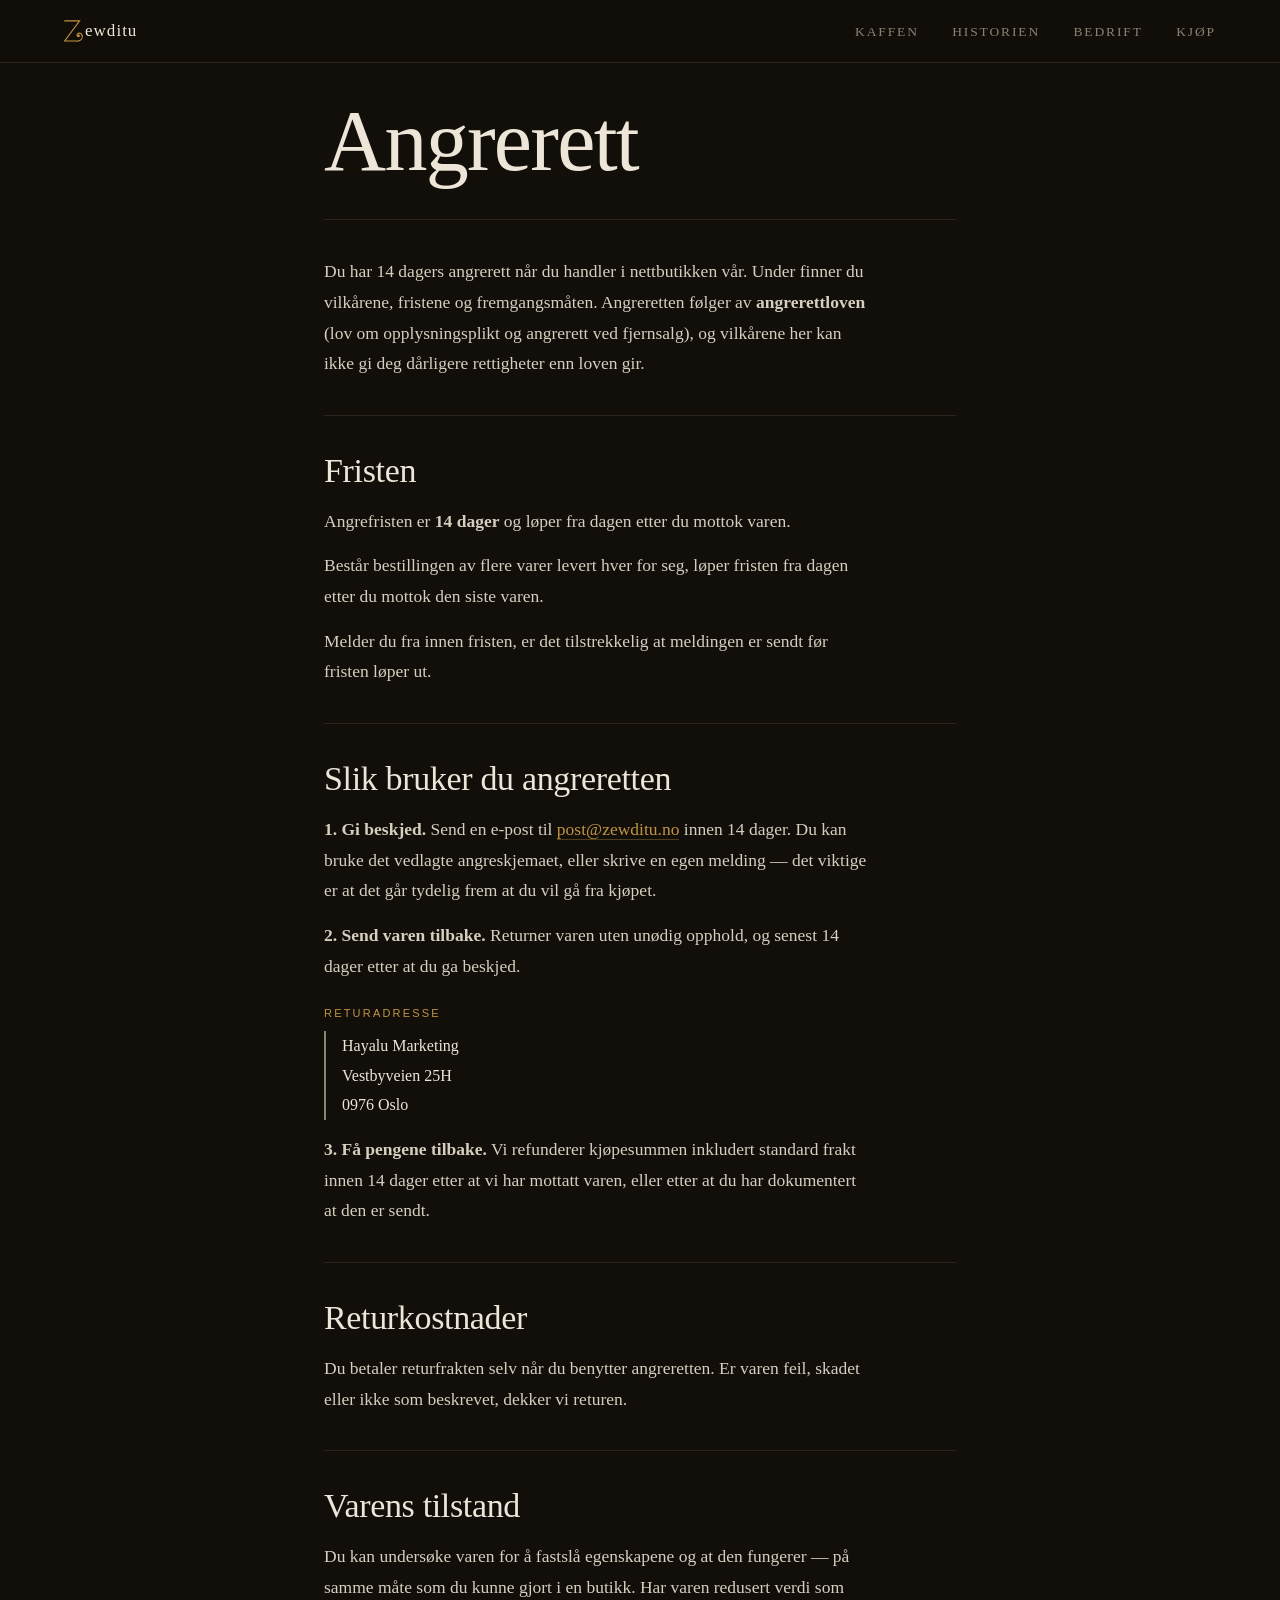
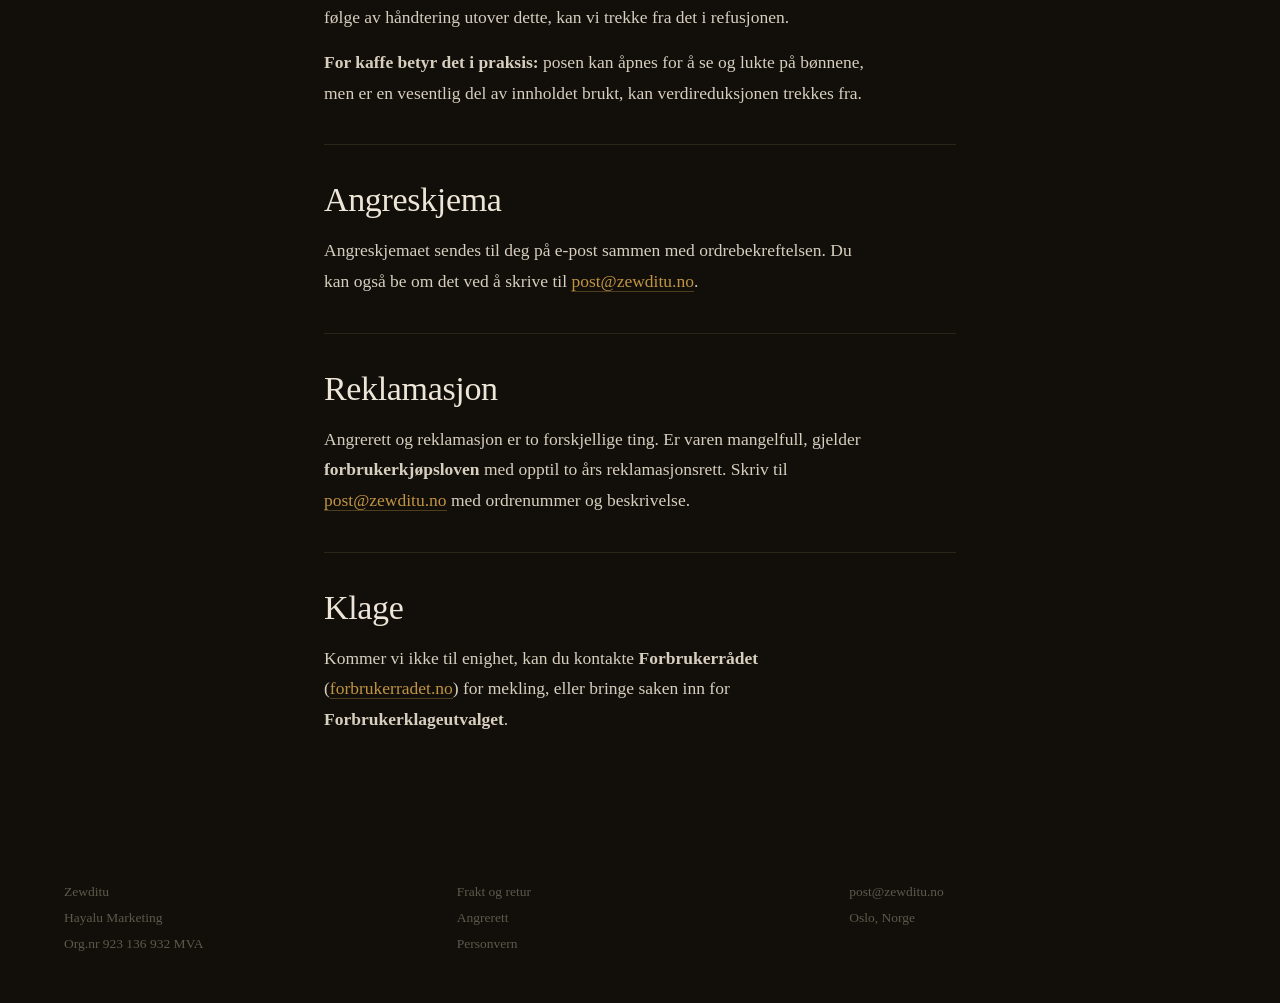
<file: angrerett.html>
<!doctype html>
<html lang="no">
<head>
<meta charset="utf-8">
<meta name="viewport" content="width=device-width,initial-scale=1">
<title>Angrerett — Zewditu</title>
<link rel="icon" href="favicon.svg" type="image/svg+xml">
<meta name="description" content="14 dagers angrerett ved kjøp i Zewditu-nettbutikken. Vilkår, frister og fremgangsmåte.">
<meta property="og:type" content="website">
<meta property="og:title" content="Angrerett — Zewditu">
<meta property="og:description" content="14 dagers angrerett ved kjøp i Zewditu-nettbutikken. Vilkår, frister og fremgangsmåte.">
<meta property="og:image" content="https://zewditu.no/og.jpg">
<meta property="og:site_name" content="Zewditu">
<meta name="twitter:card" content="summary_large_image">
<link rel="stylesheet" href="style.css">
</head>
<body>

<a class="skiplink" href="#main">Hopp til innhold</a>
<nav class="nav">
  <a class="brand" href="index.html"><span class="brand-mark" aria-hidden="true"></span>ewditu</a>
  <ul>
    <li><a class="lnk" href="kaffen.html">Kaffen</a></li>
    <li><a class="lnk" href="historien.html">Historien</a></li>
    <li><a class="lnk" href="bedrift.html">Bedrift</a></li>
    <li><a class="lnk" href="kjop.html">Kjøp</a></li>
  </ul>
</nav>

<main class="page" id="main" tabindex="-1">
<div class="info-page">
  <h1 class="info-title">Angrerett</h1>

  <section class="info-section">
    <p class="info-p">Du har 14 dagers angrerett når du handler i nettbutikken vår. Under finner du vilkårene, fristene og fremgangsmåten. Angreretten følger av <strong>angrerettloven</strong> (lov om opplysningsplikt og angrerett ved fjernsalg), og vilkårene her kan ikke gi deg dårligere rettigheter enn loven gir.</p>
  </section>

  <section class="info-section">
    <h2 class="info-h">Fristen</h2>
    <p class="info-p">Angrefristen er <strong>14 dager</strong> og løper fra dagen etter du mottok varen.</p>
    <p class="info-p">Består bestillingen av flere varer levert hver for seg, løper fristen fra dagen etter du mottok den siste varen.</p>
    <p class="info-p">Melder du fra innen fristen, er det tilstrekkelig at meldingen er sendt før fristen løper ut.</p>
  </section>

  <section class="info-section">
    <h2 class="info-h">Slik bruker du angreretten</h2>
    <p class="info-p"><strong>1. Gi beskjed.</strong> Send en e-post til <a href="mailto:post@zewditu.no">post@zewditu.no</a> innen 14 dager. Du kan bruke det vedlagte angreskjemaet, eller skrive en egen melding — det viktige er at det går tydelig frem at du vil gå fra kjøpet.</p>
    <p class="info-p"><strong>2. Send varen tilbake.</strong> Returner varen uten unødig opphold, og senest 14 dager etter at du ga beskjed.</p>
    <h3 class="info-sub">Returadresse</h3>
    <address class="info-address">
      Hayalu Marketing<br>
      Vestbyveien 25H<br>
      0976 Oslo
    </address>
    <p class="info-p"><strong>3. Få pengene tilbake.</strong> Vi refunderer kjøpesummen inkludert standard frakt innen 14 dager etter at vi har mottatt varen, eller etter at du har dokumentert at den er sendt.</p>
  </section>

  <section class="info-section">
    <h2 class="info-h">Returkostnader</h2>
    <p class="info-p">Du betaler returfrakten selv når du benytter angreretten. Er varen feil, skadet eller ikke som beskrevet, dekker vi returen.</p>
  </section>

  <section class="info-section">
    <h2 class="info-h">Varens tilstand</h2>
    <p class="info-p">Du kan undersøke varen for å fastslå egenskapene og at den fungerer — på samme måte som du kunne gjort i en butikk. Har varen redusert verdi som følge av håndtering utover dette, kan vi trekke fra det i refusjonen.</p>
    <p class="info-p"><strong>For kaffe betyr det i praksis:</strong> posen kan åpnes for å se og lukte på bønnene, men er en vesentlig del av innholdet brukt, kan verdireduksjonen trekkes fra.</p>
  </section>

  <section class="info-section">
    <h2 class="info-h">Angreskjema</h2>
    <p class="info-p">Angreskjemaet sendes til deg på e-post sammen med ordrebekreftelsen. Du kan også be om det ved å skrive til <a href="mailto:post@zewditu.no">post@zewditu.no</a>.</p>
  </section>

  <section class="info-section">
    <h2 class="info-h">Reklamasjon</h2>
    <p class="info-p">Angrerett og reklamasjon er to forskjellige ting. Er varen mangelfull, gjelder <strong>forbrukerkjøpsloven</strong> med opptil to års reklamasjonsrett. Skriv til <a href="mailto:post@zewditu.no">post@zewditu.no</a> med ordrenummer og beskrivelse.</p>
  </section>

  <section class="info-section">
    <h2 class="info-h">Klage</h2>
    <p class="info-p">Kommer vi ikke til enighet, kan du kontakte <strong>Forbrukerrådet</strong> (<a href="https://www.forbrukerradet.no" target="_blank" rel="noopener">forbrukerradet.no</a>) for mekling, eller bringe saken inn for <strong>Forbrukerklageutvalget</strong>.</p>
  </section>
</div>
</main>

<footer>
  <div>Zewditu<br>Hayalu Marketing<br>Org.nr 923 136 932 MVA</div>
  <div><a href="frakt-og-retur.html">Frakt og retur</a><br><a href="angrerett.html">Angrerett</a><br><a href="personvern.html">Personvern</a></div>
  <div><a href="mailto:post@zewditu.no">post@zewditu.no</a><br>Oslo, Norge</div>
</footer>

<script src="site.js"></script>
</body>
</html>
</file>
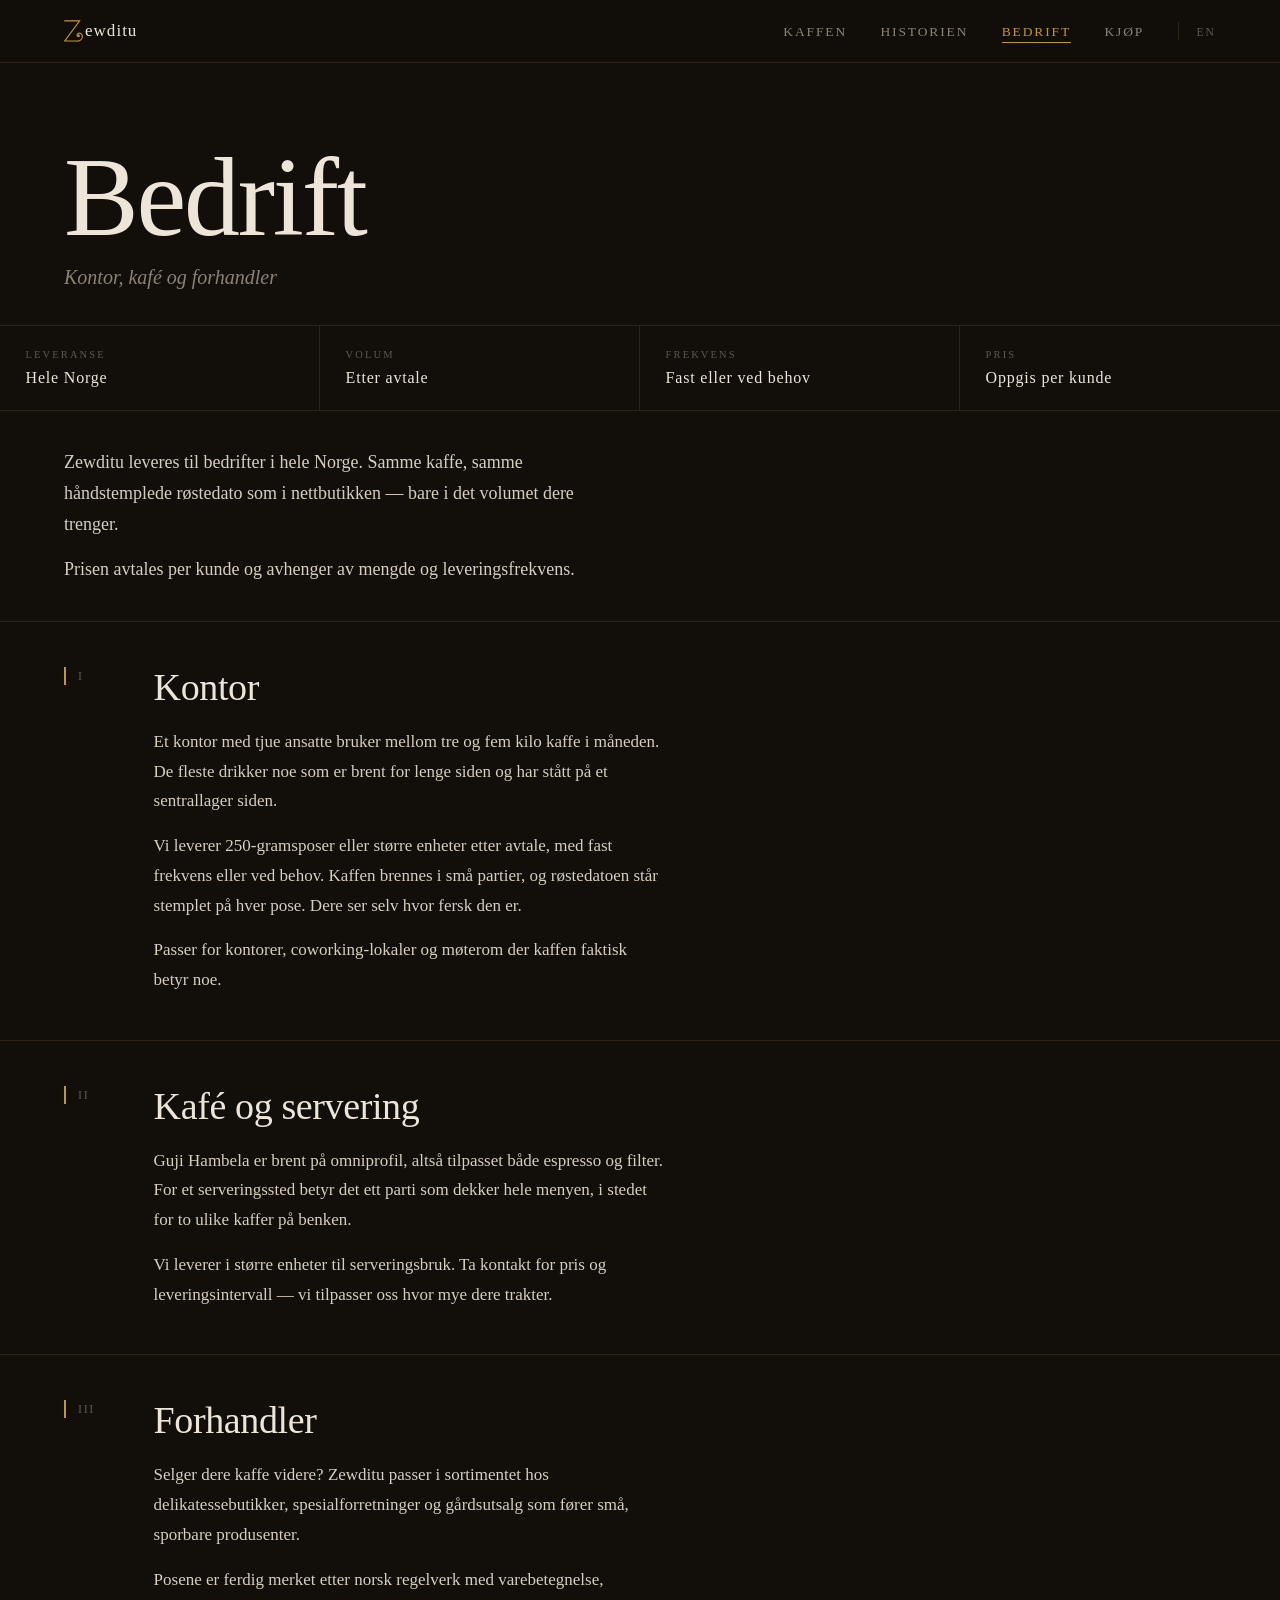
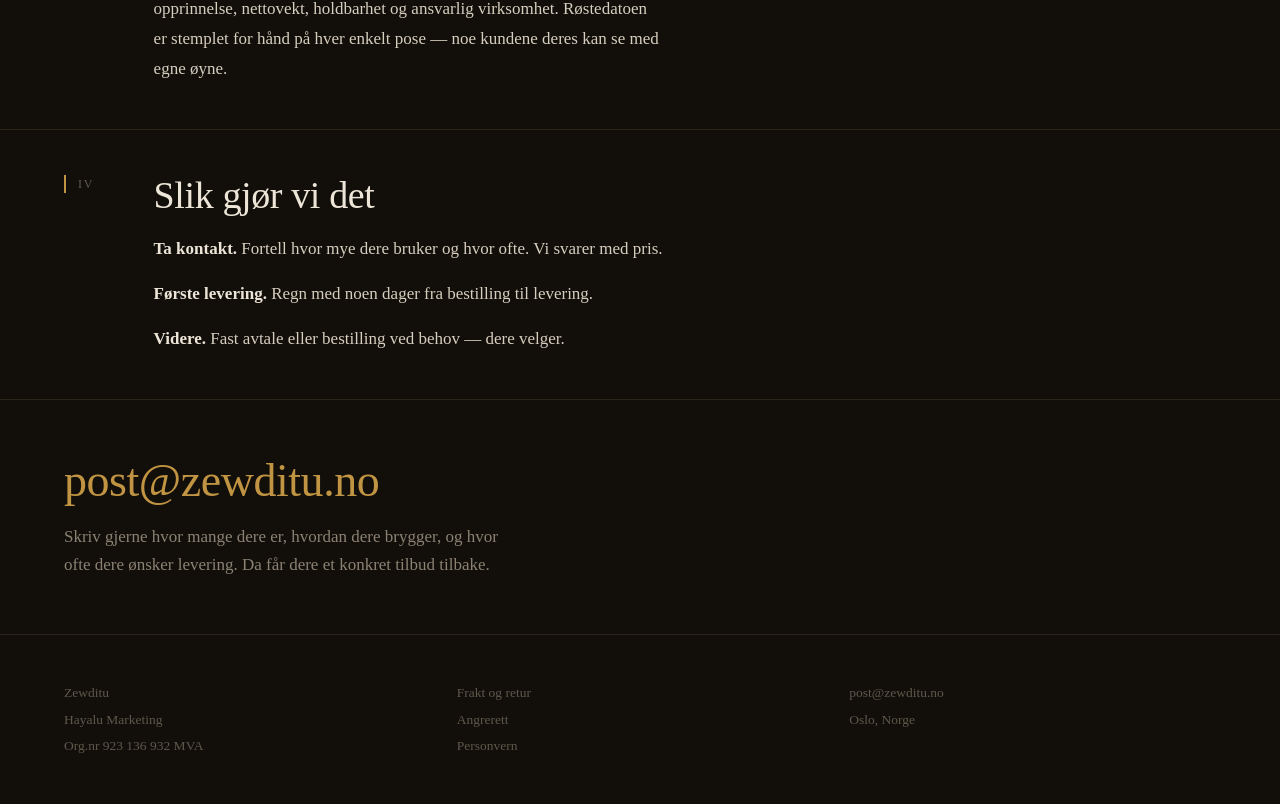
<file: bedrift.html>
<!doctype html>
<html lang="no">
<head>
<meta charset="utf-8">
<meta name="viewport" content="width=device-width,initial-scale=1">
<title>Bedrift — Zewditu</title>
<link rel="icon" href="favicon.svg" type="image/svg+xml">
<meta name="description" content="Single origin fra Guji, Etiopia. Brent i små partier i Moss, med røstedato stemplet for hånd.">
<meta property="og:type" content="website">
<meta property="og:title" content="Bedrift — Zewditu">
<meta property="og:description" content="Single origin fra Guji, Etiopia. Brent i små partier i Moss, med røstedato stemplet for hånd.">
<meta property="og:image" content="https://zewditu.no/og.jpg">
<meta property="og:site_name" content="Zewditu">
<meta name="twitter:card" content="summary_large_image">
<link rel="stylesheet" href="style.css">
</head>
<body>

<a class="skiplink" href="#main">Hopp til innhold</a>
<nav class="nav">
  <a class="brand" href="index.html"><span class="brand-mark" aria-hidden="true"></span>ewditu</a>
  <ul>
    <li><a class="lnk" href="kaffen.html">Kaffen</a></li>
    <li><a class="lnk" href="historien.html">Historien</a></li>
    <li><a class="lnk" href="bedrift.html" aria-current="page">Bedrift</a></li>
    <li><a class="lnk" href="kjop.html">Kjøp</a></li>
    <li class="lang"><a class="lnk" href="en/business.html">EN</a></li>
  </ul>
</nav>

<main class="page" id="main" tabindex="-1">
  <header class="hd">
    <h1>Bedrift</h1>
    <p class="sub">Kontor, kafé og forhandler</p>
  </header>

  <div class="strip">
    <div><b>Leveranse</b><span>Hele Norge</span></div>
    <div><b>Volum</b><span>Etter avtale</span></div>
    <div><b>Frekvens</b><span>Fast eller ved behov</span></div>
    <div><b>Pris</b><span>Oppgis per kunde</span></div>
  </div>

  <div class="intro">
    <p>Zewditu leveres til bedrifter i hele Norge. Samme kaffe, samme håndstemplede røstedato som i
      nettbutikken — bare i det volumet dere trenger.</p>
    <p>Prisen avtales per kunde og avhenger av mengde og leveringsfrekvens.</p>
  </div>

  <section class="sec">
    <div class="num">I</div>
    <div>
      <h2>Kontor</h2>
      <p>Et kontor med tjue ansatte bruker mellom tre og fem kilo kaffe i måneden. De fleste drikker
        noe som er brent for lenge siden og har stått på et sentrallager siden.</p>
      <p>Vi leverer 250-gramsposer eller større enheter etter avtale, med fast frekvens eller ved
        behov. Kaffen brennes i små partier, og røstedatoen står stemplet på hver pose. Dere ser
        selv hvor fersk den er.</p>
      <p>Passer for kontorer, coworking-lokaler og møterom der kaffen faktisk betyr noe.</p>
    </div>
  </section>

  <section class="sec">
    <div class="num">II</div>
    <div>
      <h2>Kafé og servering</h2>
      <p>Guji Hambela er brent på omniprofil, altså tilpasset både espresso og filter. For et
        serveringssted betyr det ett parti som dekker hele menyen, i stedet for to ulike kaffer på
        benken.</p>
      <p>Vi leverer i større enheter til serveringsbruk. Ta kontakt for pris og leveringsintervall —
        vi tilpasser oss hvor mye dere trakter.</p>
    </div>
  </section>

  <section class="sec">
    <div class="num">III</div>
    <div>
      <h2>Forhandler</h2>
      <p>Selger dere kaffe videre? Zewditu passer i sortimentet hos delikatessebutikker,
        spesialforretninger og gårdsutsalg som fører små, sporbare produsenter.</p>
      <p>Posene er ferdig merket etter norsk regelverk med varebetegnelse, opprinnelse, nettovekt,
        holdbarhet og ansvarlig virksomhet. Røstedatoen er stemplet for hånd på hver enkelt pose —
        noe kundene deres kan se med egne øyne.</p>
    </div>
  </section>

  <section class="sec">
    <div class="num">IV</div>
    <div>
      <h2>Slik gjør vi det</h2>
      <p><b>Ta kontakt.</b> Fortell hvor mye dere bruker og hvor ofte. Vi svarer med pris.</p>
      <p><b>Første levering.</b> Regn med noen dager fra bestilling til levering.</p>
      <p><b>Videre.</b> Fast avtale eller bestilling ved behov — dere velger.</p>
    </div>
  </section>

  <div class="contact">
    <a class="mail" href="mailto:post@zewditu.no">post@zewditu.no</a>
    <p>Skriv gjerne hvor mange dere er, hvordan dere brygger, og hvor ofte dere ønsker levering.
      Da får dere et konkret tilbud tilbake.</p>
  </div>
</main>

<footer>
  <div>Zewditu<br>Hayalu Marketing<br>Org.nr 923 136 932 MVA</div>
  <div><a href="frakt-og-retur.html">Frakt og retur</a><br><a href="angrerett.html">Angrerett</a><br><a href="personvern.html">Personvern</a></div>
  <div><a href="mailto:post@zewditu.no">post@zewditu.no</a><br>Oslo, Norge</div>
</footer>

<script src="site.js"></script>
</body>
</html>
</file>
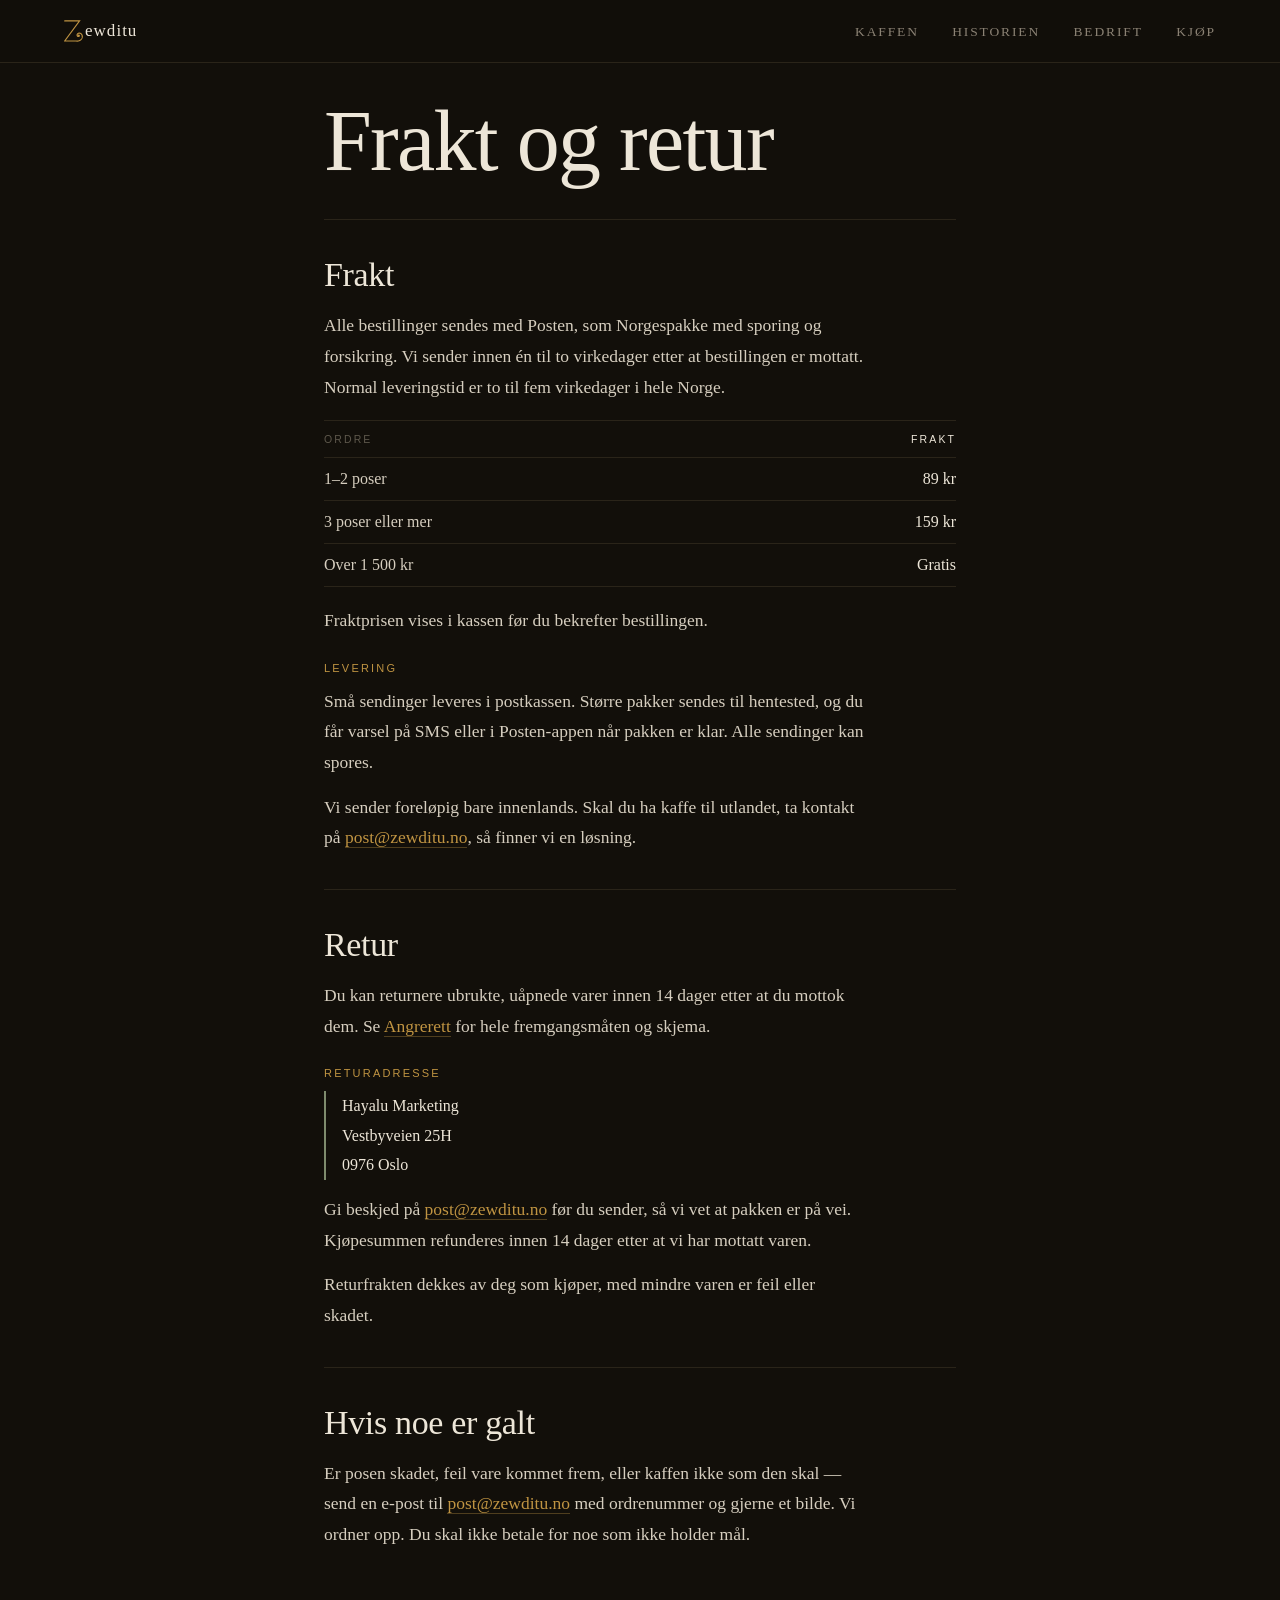
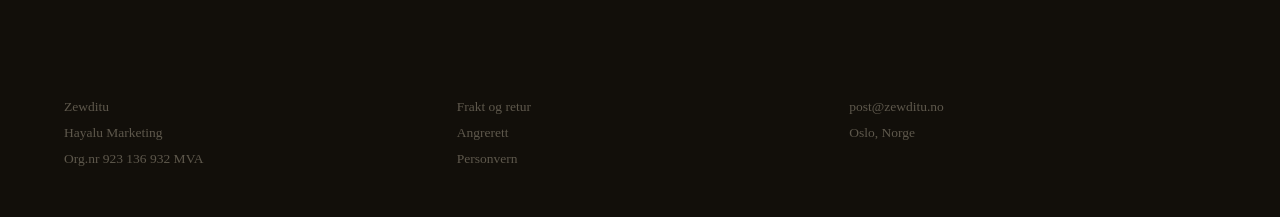
<file: frakt-og-retur.html>
<!doctype html>
<html lang="no">
<head>
<meta charset="utf-8">
<meta name="viewport" content="width=device-width,initial-scale=1">
<title>Frakt og retur — Zewditu</title>
<link rel="icon" href="favicon.svg" type="image/svg+xml">
<meta name="description" content="Frakt med Posten, sporing og forsikring. Gratis frakt fra 1 500 kr. Retur innen 14 dager.">
<meta property="og:type" content="website">
<meta property="og:title" content="Frakt og retur — Zewditu">
<meta property="og:description" content="Frakt med Posten, sporing og forsikring. Gratis frakt fra 1 500 kr. Retur innen 14 dager.">
<meta property="og:image" content="https://zewditu.no/og.jpg">
<meta property="og:site_name" content="Zewditu">
<meta name="twitter:card" content="summary_large_image">
<link rel="stylesheet" href="style.css">
</head>
<body>

<a class="skiplink" href="#main">Hopp til innhold</a>
<nav class="nav">
  <a class="brand" href="index.html"><span class="brand-mark" aria-hidden="true"></span>ewditu</a>
  <ul>
    <li><a class="lnk" href="kaffen.html">Kaffen</a></li>
    <li><a class="lnk" href="historien.html">Historien</a></li>
    <li><a class="lnk" href="bedrift.html">Bedrift</a></li>
    <li><a class="lnk" href="kjop.html">Kjøp</a></li>
  </ul>
</nav>

<main class="page" id="main" tabindex="-1">
<div class="info-page">
  <h1 class="info-title">Frakt og retur</h1>

  <section class="info-section">
    <h2 class="info-h">Frakt</h2>
    <p class="info-p">Alle bestillinger sendes med Posten, som Norgespakke med sporing og forsikring. Vi sender innen én til to virkedager etter at bestillingen er mottatt. Normal leveringstid er to til fem virkedager i hele Norge.</p>

    <div class="info-2col" role="table" aria-label="Fraktpriser">
      <div class="info-2col-row"><span>Ordre</span><span>Frakt</span></div>
      <div class="info-2col-row"><span>1–2 poser</span><span>89 kr</span></div>
      <div class="info-2col-row"><span>3 poser eller mer</span><span>159 kr</span></div>
      <div class="info-2col-row"><span>Over 1 500 kr</span><span>Gratis</span></div>
    </div>

    <p class="info-p">Fraktprisen vises i kassen før du bekrefter bestillingen.</p>
    <h3 class="info-sub">Levering</h3>
    <p class="info-p">Små sendinger leveres i postkassen. Større pakker sendes til hentested, og du får varsel på SMS eller i Posten-appen når pakken er klar. Alle sendinger kan spores.</p>
    <p class="info-p">Vi sender foreløpig bare innenlands. Skal du ha kaffe til utlandet, ta kontakt på <a href="mailto:post@zewditu.no">post@zewditu.no</a>, så finner vi en løsning.</p>
  </section>

  <section class="info-section">
    <h2 class="info-h">Retur</h2>
    <p class="info-p">Du kan returnere ubrukte, uåpnede varer innen 14 dager etter at du mottok dem. Se <a href="angrerett.html">Angrerett</a> for hele fremgangsmåten og skjema.</p>
    <h3 class="info-sub">Returadresse</h3>
    <address class="info-address">
      Hayalu Marketing<br>
      Vestbyveien 25H<br>
      0976 Oslo
    </address>
    <p class="info-p">Gi beskjed på <a href="mailto:post@zewditu.no">post@zewditu.no</a> før du sender, så vi vet at pakken er på vei. Kjøpesummen refunderes innen 14 dager etter at vi har mottatt varen.</p>
    <p class="info-p">Returfrakten dekkes av deg som kjøper, med mindre varen er feil eller skadet.</p>
  </section>

  <section class="info-section">
    <h2 class="info-h">Hvis noe er galt</h2>
    <p class="info-p">Er posen skadet, feil vare kommet frem, eller kaffen ikke som den skal — send en e-post til <a href="mailto:post@zewditu.no">post@zewditu.no</a> med ordrenummer og gjerne et bilde. Vi ordner opp. Du skal ikke betale for noe som ikke holder mål.</p>
  </section>
</div>
</main>

<footer>
  <div>Zewditu<br>Hayalu Marketing<br>Org.nr 923 136 932 MVA</div>
  <div><a href="frakt-og-retur.html">Frakt og retur</a><br><a href="angrerett.html">Angrerett</a><br><a href="personvern.html">Personvern</a></div>
  <div><a href="mailto:post@zewditu.no">post@zewditu.no</a><br>Oslo, Norge</div>
</footer>

<script src="site.js"></script>
</body>
</html>
</file>
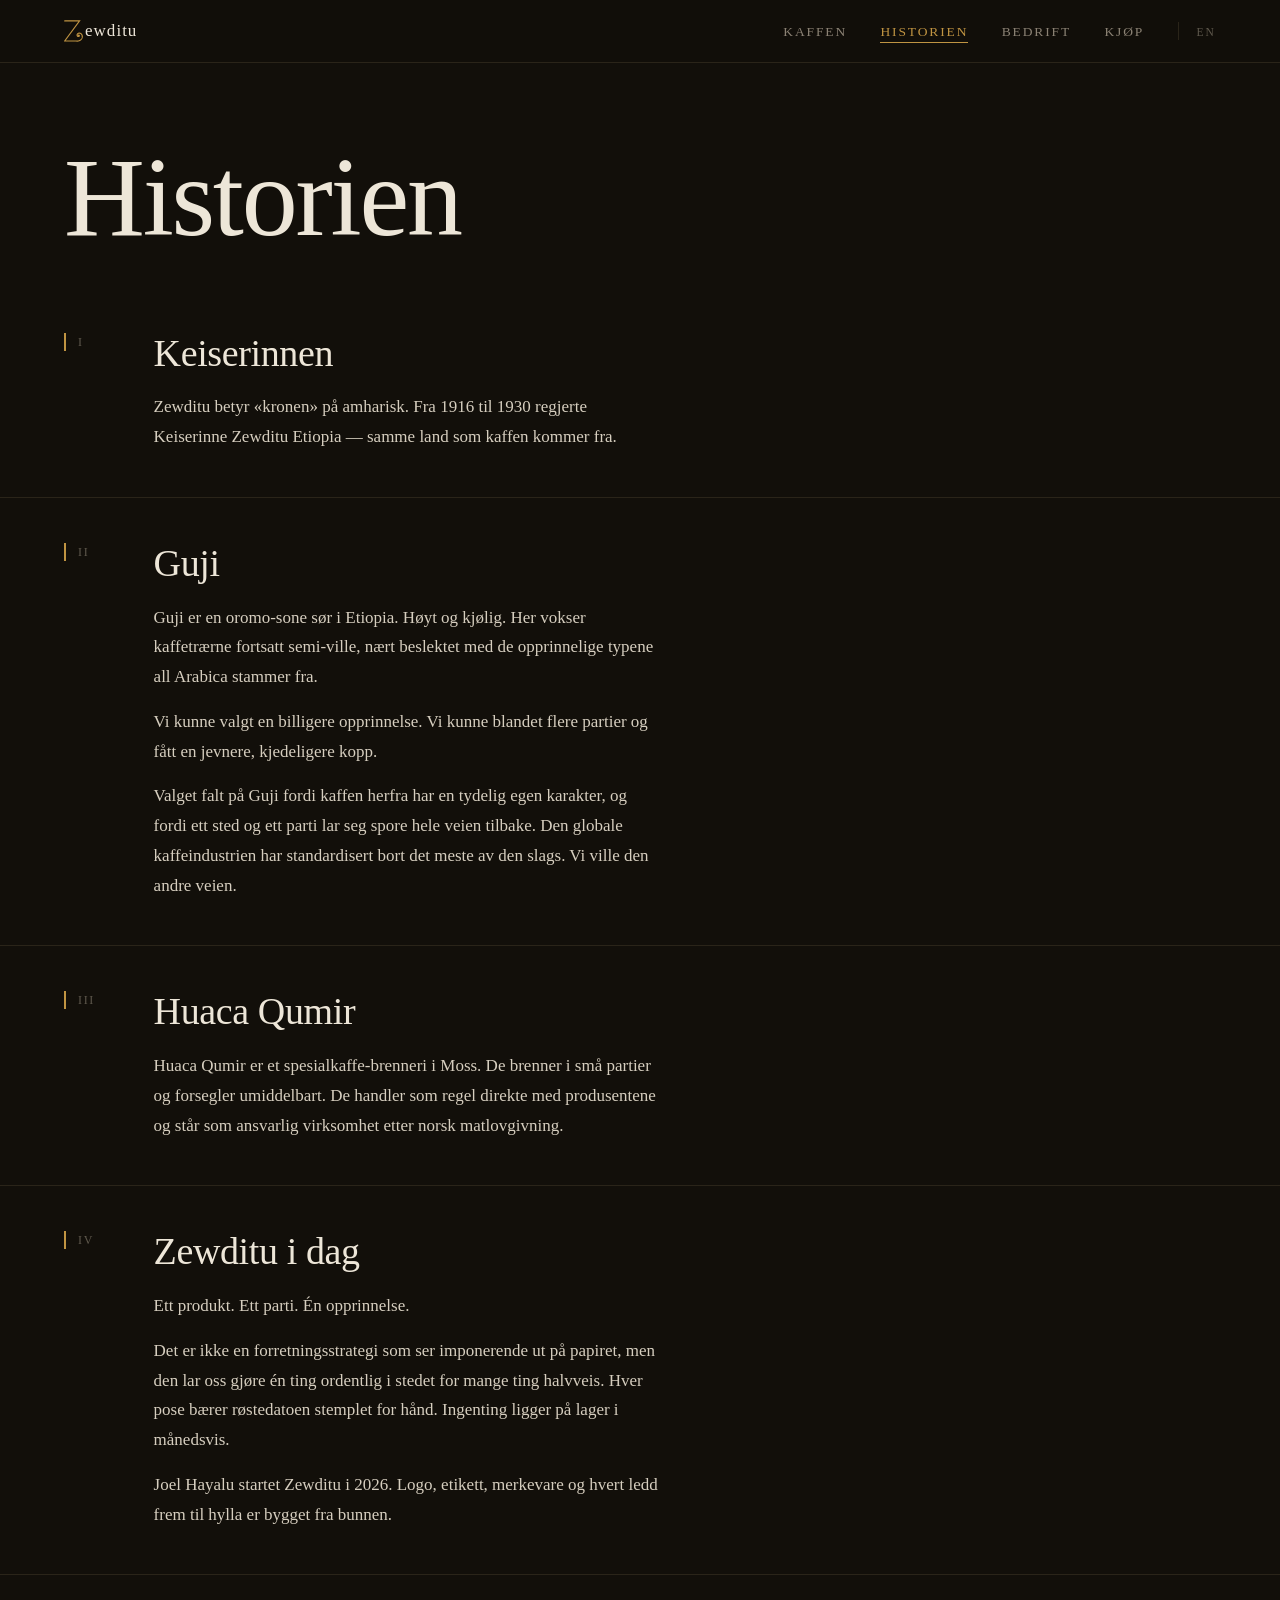
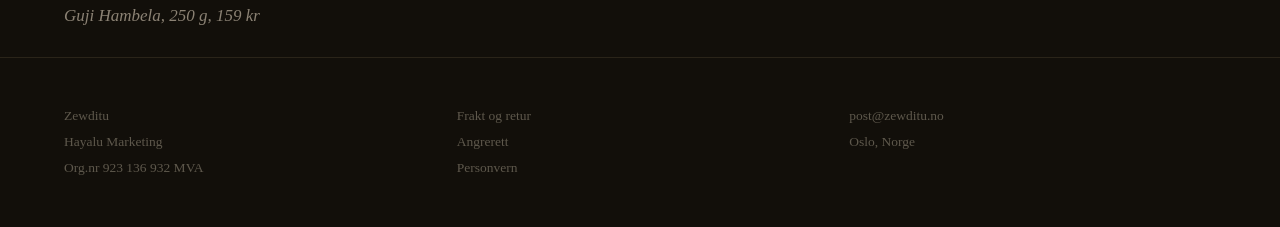
<file: historien.html>
<!doctype html>
<html lang="no">
<head>
<meta charset="utf-8">
<meta name="viewport" content="width=device-width,initial-scale=1">
<title>Historien — Zewditu</title>
<link rel="icon" href="favicon.svg" type="image/svg+xml">
<meta name="description" content="Single origin fra Guji, Etiopia. Brent i små partier i Moss, med røstedato stemplet for hånd.">
<meta property="og:type" content="website">
<meta property="og:title" content="Historien — Zewditu">
<meta property="og:description" content="Single origin fra Guji, Etiopia. Brent i små partier i Moss, med røstedato stemplet for hånd.">
<meta property="og:image" content="https://zewditu.no/og.jpg">
<meta property="og:site_name" content="Zewditu">
<meta name="twitter:card" content="summary_large_image">
<link rel="stylesheet" href="style.css">
</head>
<body>

<a class="skiplink" href="#main">Hopp til innhold</a>
<nav class="nav">
  <a class="brand" href="index.html"><span class="brand-mark" aria-hidden="true"></span>ewditu</a>
  <ul>
    <li><a class="lnk" href="kaffen.html">Kaffen</a></li>
    <li><a class="lnk" href="historien.html" aria-current="page">Historien</a></li>
    <li><a class="lnk" href="bedrift.html">Bedrift</a></li>
    <li><a class="lnk" href="kjop.html">Kjøp</a></li>
    <li class="lang"><a class="lnk" href="en/story.html">EN</a></li>
  </ul>
</nav>

<main class="page" id="main" tabindex="-1">
  <header class="hd">
    <h1>Historien</h1>
  </header>

  <section class="sec">
    <div class="num">I</div>
    <div>
      <h2>Keiserinnen</h2>
      <p>Zewditu betyr «kronen» på amharisk. Fra 1916 til 1930 regjerte Keiserinne Zewditu Etiopia
        — samme land som kaffen kommer fra.</p>
    </div>
  </section>

  <section class="sec">
    <div class="num">II</div>
    <div>
      <h2>Guji</h2>
      <p>Guji er en oromo-sone sør i Etiopia. Høyt og kjølig. Her vokser kaffetrærne fortsatt
        semi-ville, nært beslektet med de opprinnelige typene all Arabica stammer fra.</p>
      <p>Vi kunne valgt en billigere opprinnelse. Vi kunne blandet flere partier og fått en jevnere,
        kjedeligere kopp.</p>
      <p>Valget falt på Guji fordi kaffen herfra har en tydelig egen karakter, og fordi ett sted og
        ett parti lar seg spore hele veien tilbake. Den globale kaffeindustrien har standardisert
        bort det meste av den slags. Vi ville den andre veien.</p>
    </div>
  </section>

  <section class="sec">
    <div class="num">III</div>
    <div>
      <h2>Huaca Qumir</h2>
      <p>Huaca Qumir er et spesialkaffe-brenneri i Moss. De brenner i små partier og forsegler
        umiddelbart. De handler som regel direkte med produsentene og står som ansvarlig virksomhet
        etter norsk matlovgivning.</p>
    </div>
  </section>

  <section class="sec">
    <div class="num">IV</div>
    <div>
      <h2>Zewditu i dag</h2>
      <p>Ett produkt. Ett parti. Én opprinnelse.</p>
      <p>Det er ikke en forretningsstrategi som ser imponerende ut på papiret, men den lar oss gjøre
        én ting ordentlig i stedet for mange ting halvveis. Hver pose bærer røstedatoen stemplet for
        hånd. Ingenting ligger på lager i månedsvis.</p>
      <p>Joel Hayalu startet Zewditu i 2026. Logo, etikett, merkevare og hvert ledd frem til hylla er
        bygget fra bunnen.</p>
    </div>
  </section>

  <div class="pline"><a href="kjop.html">Guji Hambela, 250 g, 159 kr</a></div>
</main>

<footer>
  <div>Zewditu<br>Hayalu Marketing<br>Org.nr 923 136 932 MVA</div>
  <div><a href="frakt-og-retur.html">Frakt og retur</a><br><a href="angrerett.html">Angrerett</a><br><a href="personvern.html">Personvern</a></div>
  <div><a href="mailto:post@zewditu.no">post@zewditu.no</a><br>Oslo, Norge</div>
</footer>

<script src="site.js"></script>
</body>
</html>
</file>
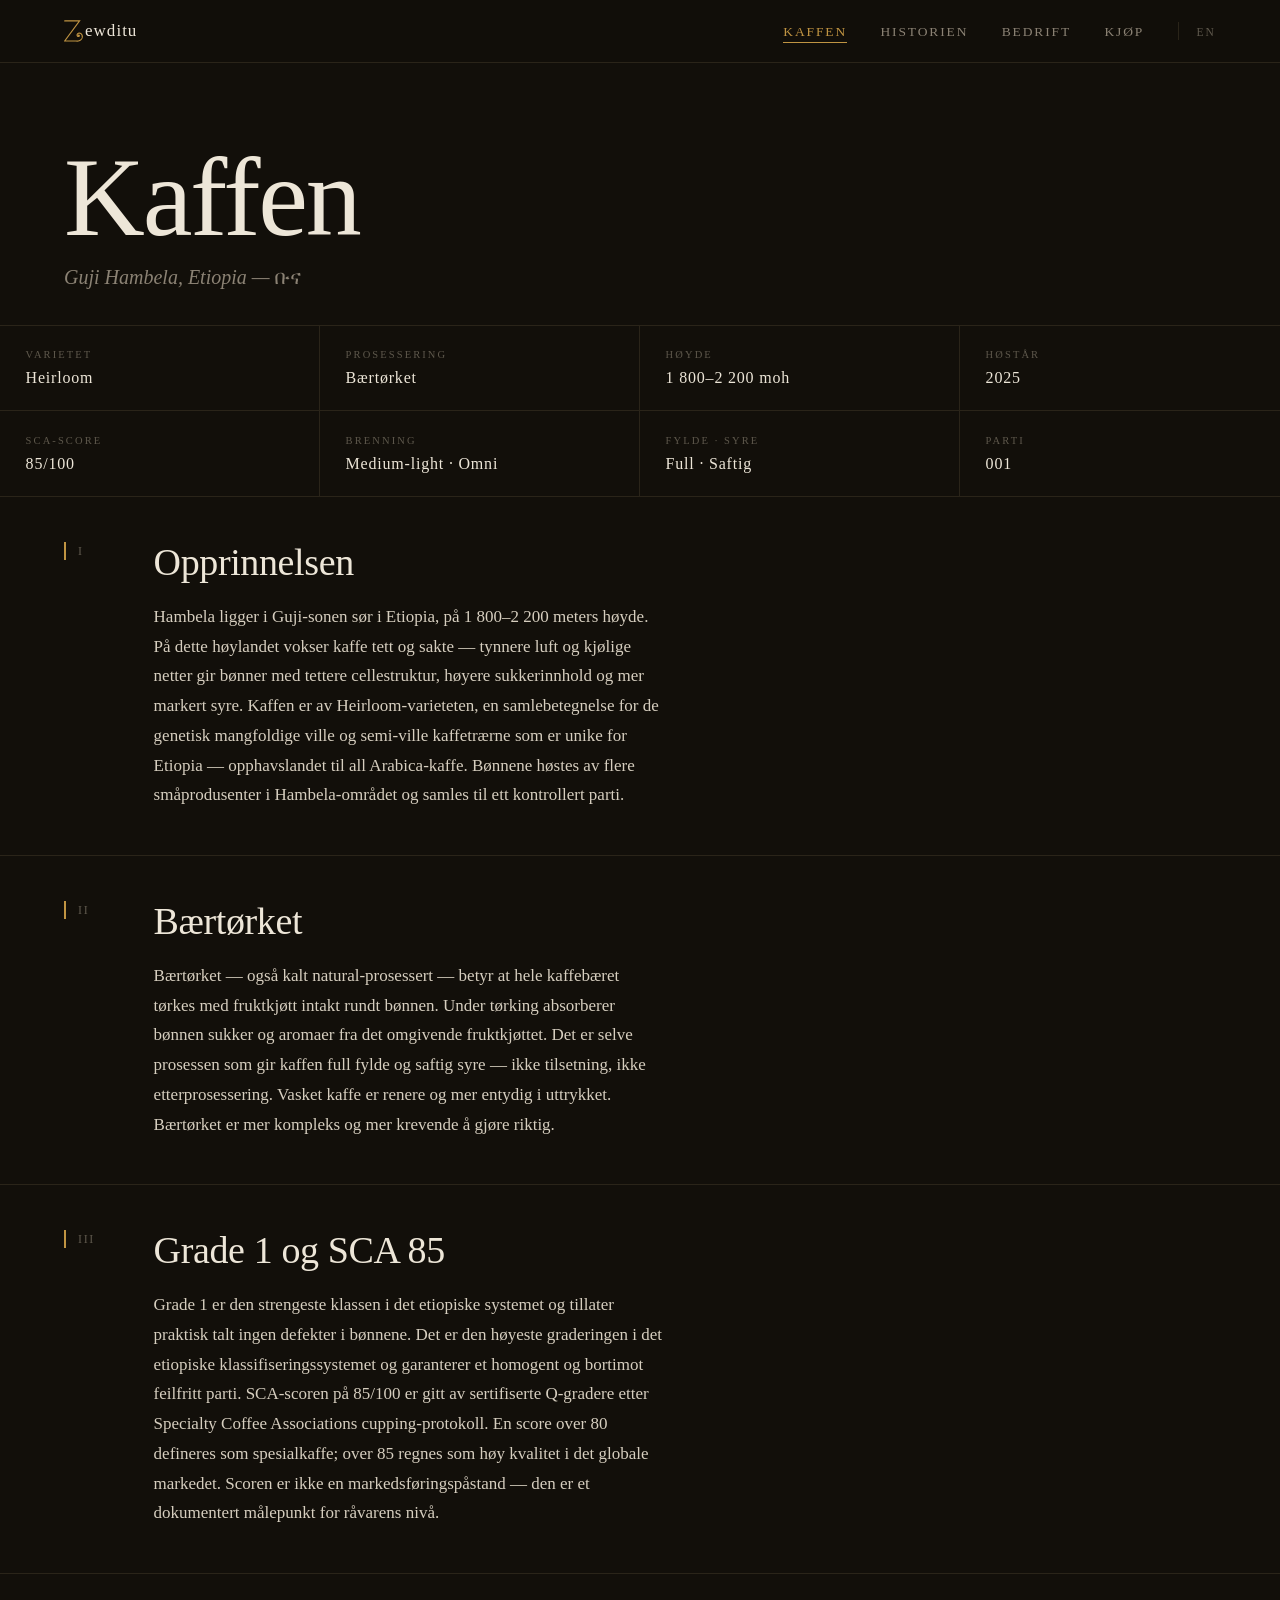
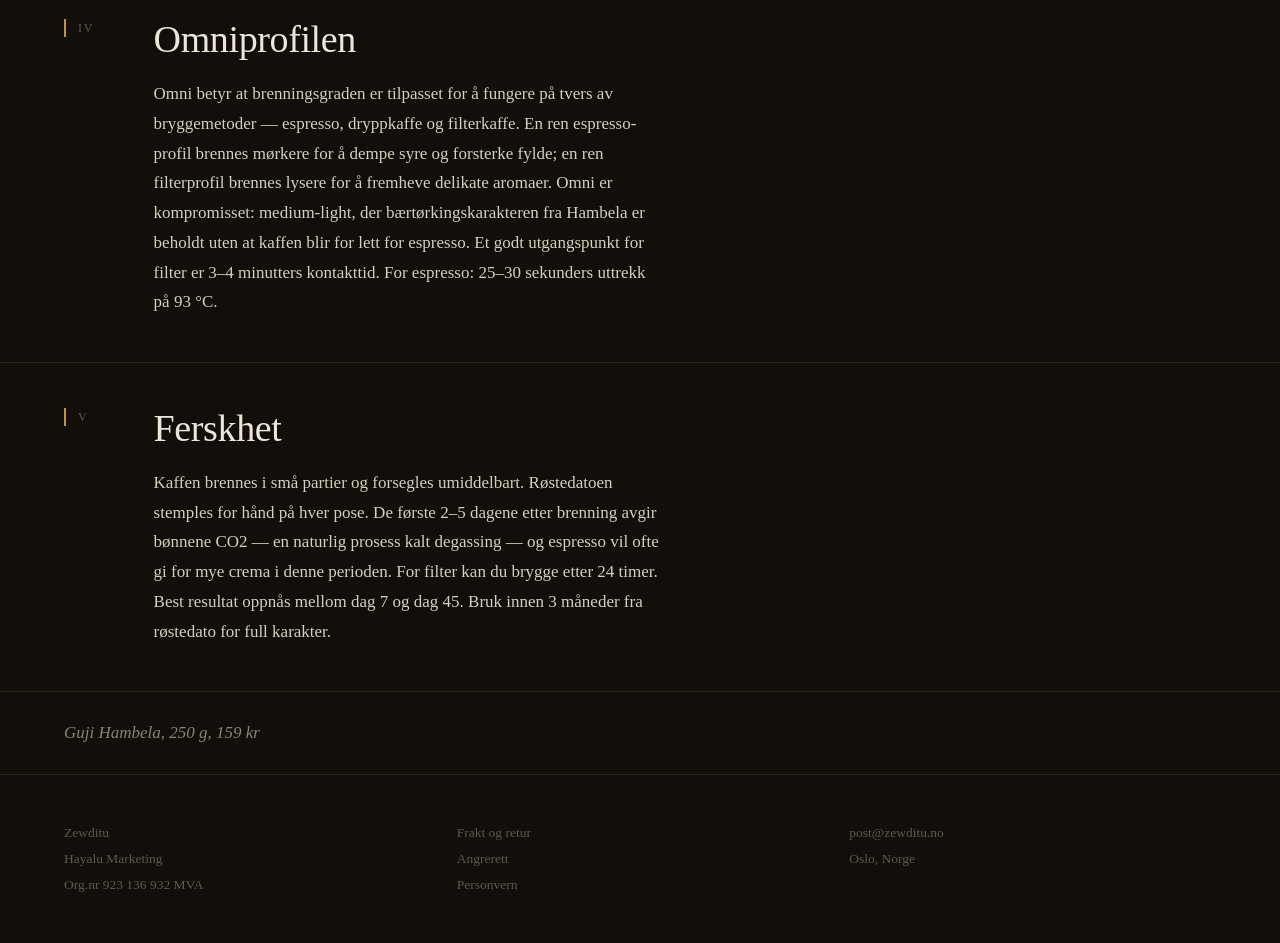
<file: kaffen.html>
<!doctype html>
<html lang="no">
<head>
<meta charset="utf-8">
<meta name="viewport" content="width=device-width,initial-scale=1">
<title>Kaffen — Zewditu</title>
<link rel="icon" href="favicon.svg" type="image/svg+xml">
<meta name="description" content="Single origin fra Guji, Etiopia. Brent i små partier i Moss, med røstedato stemplet for hånd.">
<meta property="og:type" content="website">
<meta property="og:title" content="Kaffen — Zewditu">
<meta property="og:description" content="Single origin fra Guji, Etiopia. Brent i små partier i Moss, med røstedato stemplet for hånd.">
<meta property="og:image" content="https://zewditu.no/og.jpg">
<meta property="og:site_name" content="Zewditu">
<meta name="twitter:card" content="summary_large_image">
<link rel="stylesheet" href="style.css">
</head>
<body>

<a class="skiplink" href="#main">Hopp til innhold</a>
<nav class="nav">
  <a class="brand" href="index.html"><span class="brand-mark" aria-hidden="true"></span>ewditu</a>
  <ul>
    <li><a class="lnk" href="kaffen.html" aria-current="page">Kaffen</a></li>
    <li><a class="lnk" href="historien.html">Historien</a></li>
    <li><a class="lnk" href="bedrift.html">Bedrift</a></li>
    <li><a class="lnk" href="kjop.html">Kjøp</a></li>
    <li class="lang"><a class="lnk" href="en/coffee.html">EN</a></li>
  </ul>
</nav>

<main class="page" id="main" tabindex="-1">
  <header class="hd">
    <h1>Kaffen</h1>
    <p class="sub">Guji Hambela, Etiopia — <em>ቡና</em></p>
  </header>

  <div class="strip">
    <div><b>Varietet</b><span>Heirloom</span></div>
    <div><b>Prosessering</b><span>Bærtørket</span></div>
    <div><b>Høyde</b><span>1 800–2 200 moh</span></div>
    <div><b>Høstår</b><span>2025</span></div>
    <div><b>SCA-score</b><span>85/100</span></div>
    <div><b>Brenning</b><span>Medium-light · Omni</span></div>
    <div><b>Fylde · Syre</b><span>Full · Saftig</span></div>
    <div><b>Parti</b><span>001</span></div>
  </div>

  <section class="sec">
    <div class="num">I</div>
    <div>
      <h2>Opprinnelsen</h2>
      <p>Hambela ligger i Guji-sonen sør i Etiopia, på 1 800–2 200 meters høyde. På dette høylandet
        vokser kaffe tett og sakte — tynnere luft og kjølige netter gir bønner med tettere
        cellestruktur, høyere sukkerinnhold og mer markert syre. Kaffen er av Heirloom-varieteten,
        en samlebetegnelse for de genetisk mangfoldige ville og semi-ville kaffetrærne som er unike
        for Etiopia — opphavslandet til all Arabica-kaffe. Bønnene høstes av flere småprodusenter i
        Hambela-området og samles til ett kontrollert parti.</p>
    </div>
  </section>

  <section class="sec">
    <div class="num">II</div>
    <div>
      <h2>Bærtørket</h2>
      <p>Bærtørket — også kalt natural-prosessert — betyr at hele kaffebæret tørkes med fruktkjøtt
        intakt rundt bønnen. Under tørking absorberer bønnen sukker og aromaer fra det omgivende
        fruktkjøttet. Det er selve prosessen som gir kaffen full fylde og saftig syre — ikke
        tilsetning, ikke etterprosessering. Vasket kaffe er renere og mer entydig i uttrykket.
        Bærtørket er mer kompleks og mer krevende å gjøre riktig.</p>
    </div>
  </section>

  <section class="sec">
    <div class="num">III</div>
    <div>
      <h2>Grade 1 og SCA 85</h2>
      <p>Grade 1 er den strengeste klassen i det etiopiske systemet og tillater praktisk talt ingen
        defekter i bønnene. Det er den høyeste graderingen i det etiopiske klassifiseringssystemet
        og garanterer et homogent og bortimot feilfritt parti. SCA-scoren på 85/100 er gitt av
        sertifiserte Q-gradere etter Specialty Coffee Associations cupping-protokoll. En score over
        80 defineres som spesialkaffe; over 85 regnes som høy kvalitet i det globale markedet.
        Scoren er ikke en markedsføringspåstand — den er et dokumentert målepunkt for råvarens
        nivå.</p>
    </div>
  </section>

  <section class="sec">
    <div class="num">IV</div>
    <div>
      <h2>Omniprofilen</h2>
      <p>Omni betyr at brenningsgraden er tilpasset for å fungere på tvers av bryggemetoder —
        espresso, dryppkaffe og filterkaffe. En ren espresso-profil brennes mørkere for å dempe
        syre og forsterke fylde; en ren filterprofil brennes lysere for å fremheve delikate
        aromaer. Omni er kompromisset: medium-light, der bærtørkingskarakteren fra Hambela er
        beholdt uten at kaffen blir for lett for espresso. Et godt utgangspunkt for filter er
        3–4 minutters kontakttid. For espresso: 25–30 sekunders uttrekk på 93 °C.</p>
    </div>
  </section>

  <section class="sec">
    <div class="num">V</div>
    <div>
      <h2>Ferskhet</h2>
      <p>Kaffen brennes i små partier og forsegles umiddelbart. Røstedatoen stemples for hånd på
        hver pose. De første 2–5 dagene etter brenning avgir bønnene CO2 — en naturlig prosess kalt
        degassing — og espresso vil ofte gi for mye crema i denne perioden. For filter kan du
        brygge etter 24 timer. Best resultat oppnås mellom dag 7 og dag 45. Bruk innen 3 måneder
        fra røstedato for full karakter.</p>
    </div>
  </section>

  <div class="pline"><a href="kjop.html">Guji Hambela, 250 g, 159 kr</a></div>
</main>

<footer>
  <div>Zewditu<br>Hayalu Marketing<br>Org.nr 923 136 932 MVA</div>
  <div><a href="frakt-og-retur.html">Frakt og retur</a><br><a href="angrerett.html">Angrerett</a><br><a href="personvern.html">Personvern</a></div>
  <div><a href="mailto:post@zewditu.no">post@zewditu.no</a><br>Oslo, Norge</div>
</footer>

<script src="site.js"></script>
</body>
</html>
</file>
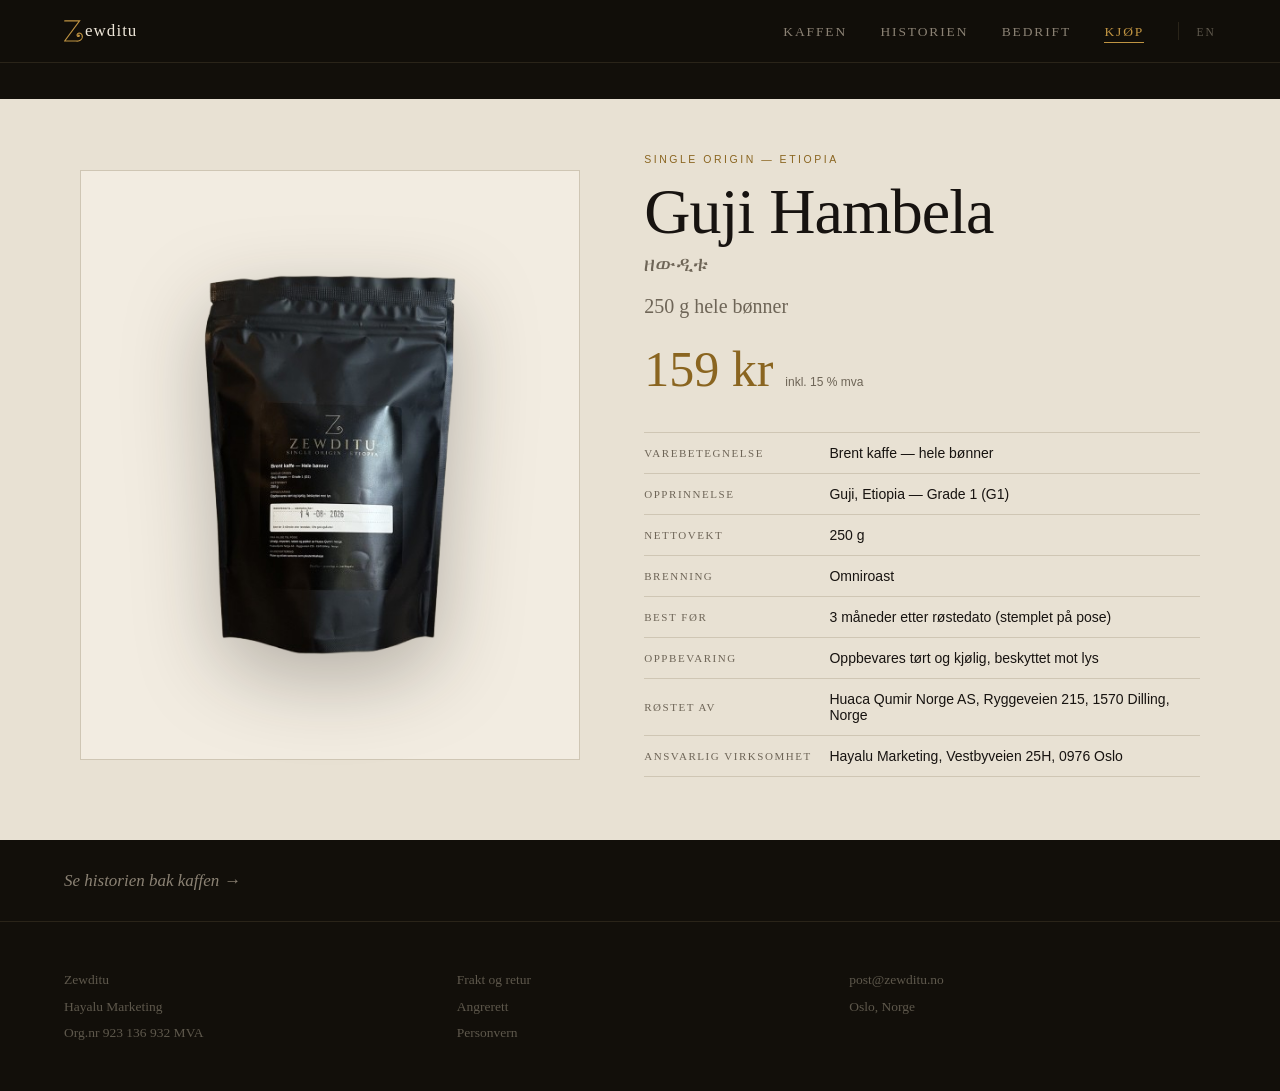
<file: kjop.html>
<!doctype html>
<html lang="no">
<head>
<meta charset="utf-8">
<meta name="viewport" content="width=device-width,initial-scale=1">
<title>Kjøp — Zewditu</title>
<link rel="icon" href="favicon.svg" type="image/svg+xml">
<meta name="description" content="Single origin fra Guji, Etiopia. Brent i små partier i Moss, med røstedato stemplet for hånd.">
<meta property="og:type" content="website">
<meta property="og:title" content="Kjøp — Zewditu">
<meta property="og:description" content="Single origin fra Guji, Etiopia. Brent i små partier i Moss, med røstedato stemplet for hånd.">
<meta property="og:image" content="https://zewditu.no/og.jpg">
<meta property="og:site_name" content="Zewditu">
<meta name="twitter:card" content="summary_large_image">
<link rel="stylesheet" href="style.css">
</head>
<body>

<a class="skiplink" href="#main">Hopp til innhold</a>
<nav class="nav">
  <a class="brand" href="index.html"><span class="brand-mark" aria-hidden="true"></span>ewditu</a>
  <ul>
    <li><a class="lnk" href="kaffen.html">Kaffen</a></li>
    <li><a class="lnk" href="historien.html">Historien</a></li>
    <li><a class="lnk" href="bedrift.html">Bedrift</a></li>
    <li><a class="lnk" href="kjop.html" aria-current="page">Kjøp</a></li>
    <li class="lang"><a class="lnk" href="en/buy.html">EN</a></li>
  </ul>
</nav>

<main class="page" id="main" tabindex="-1" style="padding-bottom:0">
  <section class="produkt">
    <div class="pwrap">
      <div class="pshot">
        <img src="zewditu-produkt.png" alt="Zewditu Guji Hambela, 250 g hele bønner">
      </div>
      <div class="pmeta">
        <p class="eyebrow">Single Origin — Etiopia</p>
        <h2>Guji Hambela</h2>
        <p class="eth">ዘውዲቱ</p>
        <p class="fmt">250 g hele bønner</p>
        <div class="price"><b>159 kr</b><span>inkl. 15 % mva</span></div>
        <div class="shopify-slot" data-shopify-buy-button>
<!-- Shopify Buy Button — Zewditu -->
<div id='product-component-1788603002802'></div>
<script type="text/javascript">
/*<![CDATA[*/
(function () {
  var scriptURL = 'https://sdks.shopifycdn.com/buy-button/latest/buy-button-storefront.min.js';
  if (window.ShopifyBuy) {
    if (window.ShopifyBuy.UI) { ShopifyBuyInit(); } else { loadScript(); }
  } else { loadScript(); }
  function loadScript() {
    var script = document.createElement('script');
    script.async = true;
    script.src = scriptURL;
    (document.getElementsByTagName('head')[0] || document.getElementsByTagName('body')[0]).appendChild(script);
    script.onload = ShopifyBuyInit;
  }
  function ShopifyBuyInit() {
    var client = ShopifyBuy.buildClient({
      domain: 'kcacwg-1z.myshopify.com',
      storefrontAccessToken: 'c60fc3ad9b58668aae0339e832578c1d',
    });
    ShopifyBuy.UI.onReady(client).then(function (ui) {
      ui.createComponent('product', {
        id: '8194951348326',
        node: document.getElementById('product-component-1788603002802'),
        moneyFormat: '%7B%7Bamount_with_space_separator%7D%7D%20kr',
        options: {
          "product": {
            "styles": {
              "product": {
                "@media (min-width: 601px)": {
                  "max-width": "100%",
                  "margin-left": "0",
                  "margin-bottom": "0"
                }
              },
              "button": {
                "font-family": "Inter, -apple-system, sans-serif",
                "font-size": "10.5px",
                "font-weight": "500",
                "letter-spacing": "0.28em",
                "text-transform": "uppercase",
                "padding": "19px 54px",
                "background-color": "#14120E",
                "border-radius": "0",
                "transition": "background-color .5s cubic-bezier(.2,.7,.3,1)",
                ":hover": { "background-color": "#9C4A2A" },
                ":focus": { "background-color": "#9C4A2A" }
              }
            },
            "contents": { "img": false, "title": false, "price": false },
            "text": { "button": "Legg i kurv" }
          },
          "cart": {
            "styles": {
              "button": {
                "font-family": "Inter, -apple-system, sans-serif",
                "font-size": "10.5px",
                "font-weight": "500",
                "letter-spacing": "0.28em",
                "text-transform": "uppercase",
                "padding": "17px 30px",
                "background-color": "#14120E",
                "border-radius": "0",
                ":hover": { "background-color": "#9C4A2A" },
                ":focus": { "background-color": "#9C4A2A" }
              },
              "title": { "color": "#14120E" },
              "header": { "color": "#14120E" },
              "lineItems": { "color": "#14120E" },
              "subtotalText": { "color": "#14120E" },
              "subtotal": { "color": "#14120E" },
              "notice": { "color": "#6B6353" },
              "currency": { "color": "#14120E" },
              "close": { "color": "#14120E", ":hover": { "color": "#9C4A2A" } },
              "empty": { "color": "#6B6353" },
              "noteDescription": { "color": "#6B6353" },
              "discountText": { "color": "#14120E" },
              "discountIcon": { "fill": "#14120E" },
              "discountAmount": { "color": "#14120E" },
              "cart": { "background-color": "#E8E2D4" },
              "footer": { "background-color": "#E8E2D4" }
            },
            "text": {
              "title": "Handlekurv",
              "total": "Delsum",
              "empty": "Handlekurven er tom.",
              "notice": "Frakt og eventuelle rabatter beregnes i kassen.",
              "button": "Til kassen"
            }
          },
          "toggle": {
            "styles": {
              "toggle": {
                "font-family": "Inter, -apple-system, sans-serif",
                "background-color": "#14120E",
                ":hover": { "background-color": "#9C4A2A" },
                ":focus": { "background-color": "#9C4A2A" }
              },
              "count": { "font-size": "12px" }
            }
          },
          "lineItem": {
            "styles": {
              "variantTitle": { "color": "#6B6353" },
              "title": { "color": "#14120E" },
              "price": { "color": "#14120E" },
              "fullPrice": { "color": "#14120E" },
              "discount": { "color": "#14120E" },
              "discountIcon": { "fill": "#14120E" },
              "quantity": { "color": "#14120E" },
              "quantityIncrement": { "color": "#14120E", "border-color": "#6B6353" },
              "quantityDecrement": { "color": "#14120E", "border-color": "#6B6353" },
              "quantityInput": { "color": "#14120E", "border-color": "#6B6353" }
            }
          }
        }
      });
    });
  }
})();
/*]]>*/
</script>
        </div>
        <div class="spec">
          <dl><dt>Varebetegnelse</dt><dd>Brent kaffe — hele bønner</dd></dl>
          <dl><dt>Opprinnelse</dt><dd>Guji, Etiopia — Grade 1 (G1)</dd></dl>
          <dl><dt>Nettovekt</dt><dd>250 g</dd></dl>
          <dl><dt>Brenning</dt><dd>Omniroast</dd></dl>
          <dl><dt>Best før</dt><dd>3 måneder etter røstedato (stemplet på pose)</dd></dl>
          <dl><dt>Oppbevaring</dt><dd>Oppbevares tørt og kjølig, beskyttet mot lys</dd></dl>
          <dl><dt>Røstet av</dt><dd>Huaca Qumir Norge AS, Ryggeveien 215, 1570 Dilling, Norge</dd></dl>
          <dl><dt>Ansvarlig virksomhet</dt><dd>Hayalu Marketing, Vestbyveien 25H, 0976 Oslo</dd></dl>
        </div>
      </div>
    </div>
  </section>

  <div class="pline"><a href="index.html">Se historien bak kaffen →</a></div>
</main>

<footer>
  <div>Zewditu<br>Hayalu Marketing<br>Org.nr 923 136 932 MVA</div>
  <div><a href="frakt-og-retur.html">Frakt og retur</a><br><a href="angrerett.html">Angrerett</a><br><a href="personvern.html">Personvern</a></div>
  <div><a href="mailto:post@zewditu.no">post@zewditu.no</a><br>Oslo, Norge</div>
</footer>

<script src="site.js"></script>
</body>
</html>
</file>
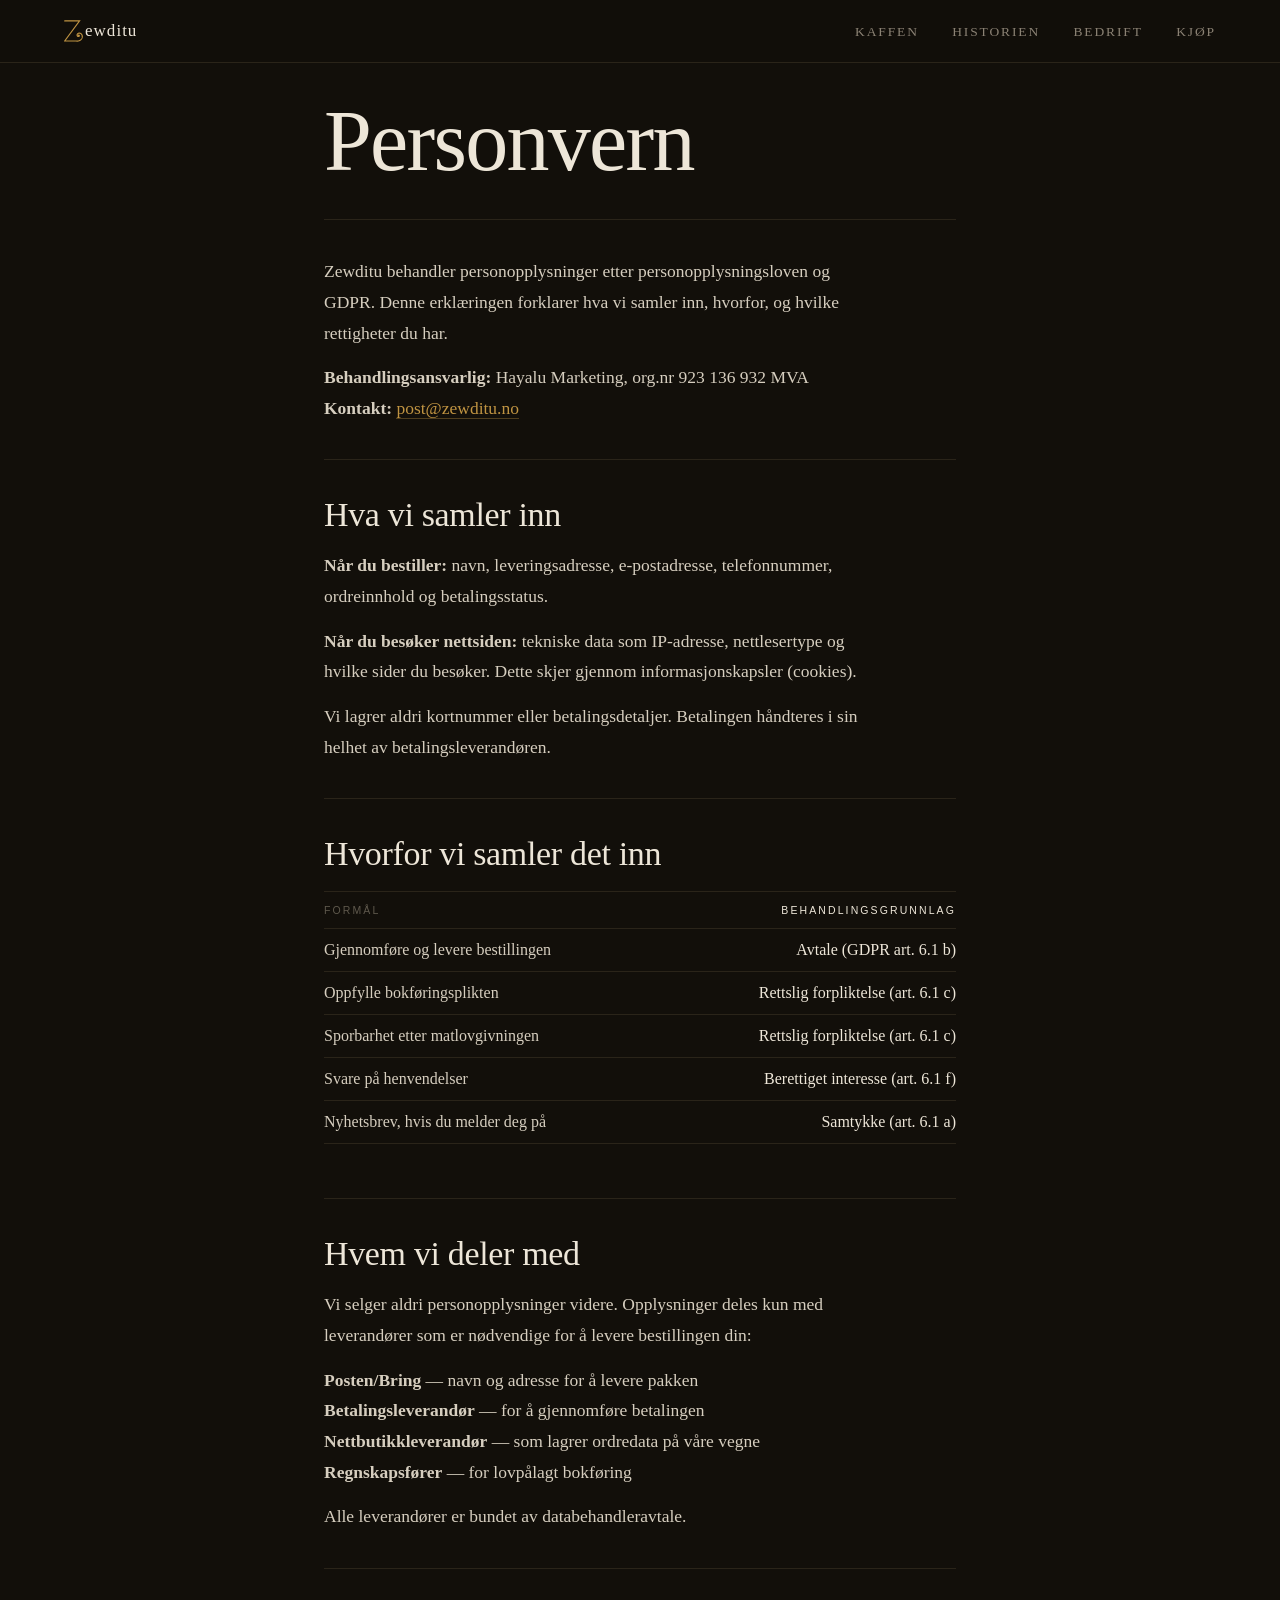
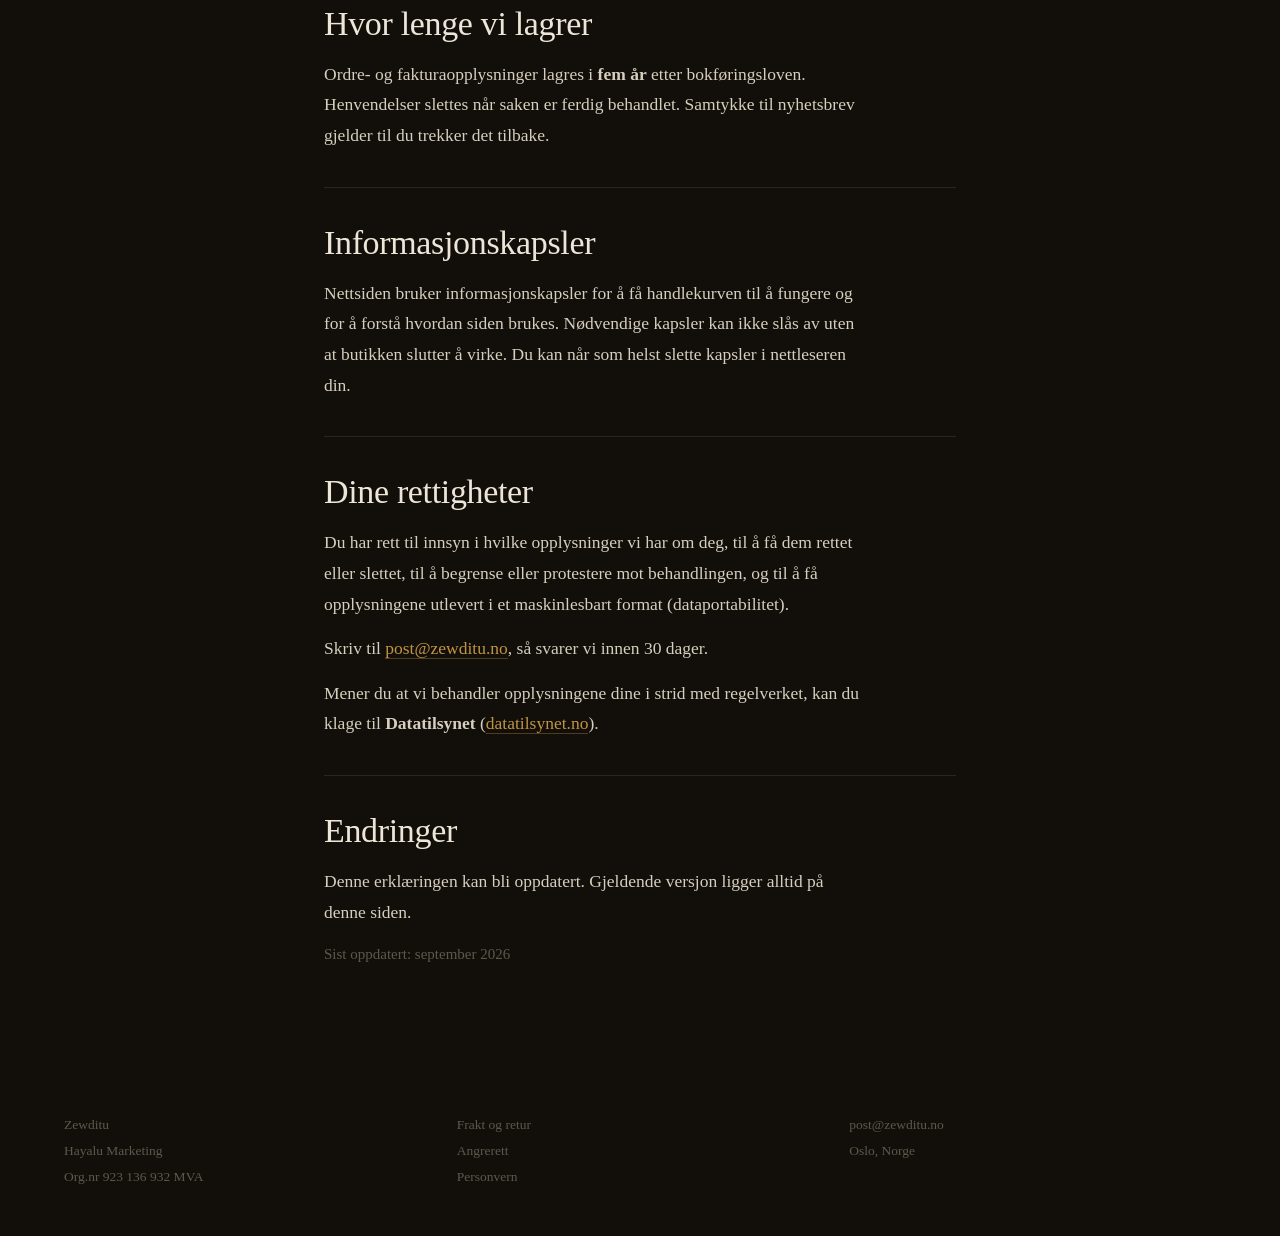
<file: personvern.html>
<!doctype html>
<html lang="no">
<head>
<meta charset="utf-8">
<meta name="viewport" content="width=device-width,initial-scale=1">
<title>Personvern — Zewditu</title>
<link rel="icon" href="favicon.svg" type="image/svg+xml">
<meta name="description" content="Personvernerklæring for Zewditu. Hva vi samler inn, hvorfor, og hvilke rettigheter du har.">
<meta property="og:type" content="website">
<meta property="og:title" content="Personvern — Zewditu">
<meta property="og:description" content="Personvernerklæring for Zewditu. Hva vi samler inn, hvorfor, og hvilke rettigheter du har.">
<meta property="og:image" content="https://zewditu.no/og.jpg">
<meta property="og:site_name" content="Zewditu">
<meta name="twitter:card" content="summary_large_image">
<link rel="stylesheet" href="style.css">
</head>
<body>

<a class="skiplink" href="#main">Hopp til innhold</a>
<nav class="nav">
  <a class="brand" href="index.html"><span class="brand-mark" aria-hidden="true"></span>ewditu</a>
  <ul>
    <li><a class="lnk" href="kaffen.html">Kaffen</a></li>
    <li><a class="lnk" href="historien.html">Historien</a></li>
    <li><a class="lnk" href="bedrift.html">Bedrift</a></li>
    <li><a class="lnk" href="kjop.html">Kjøp</a></li>
  </ul>
</nav>

<main class="page" id="main" tabindex="-1">
<div class="info-page">
  <h1 class="info-title">Personvern</h1>

  <section class="info-section">
    <p class="info-p">Zewditu behandler personopplysninger etter personopplysningsloven og GDPR. Denne erklæringen forklarer hva vi samler inn, hvorfor, og hvilke rettigheter du har.</p>
    <p class="info-p"><strong>Behandlingsansvarlig:</strong> Hayalu Marketing, org.nr 923 136 932 MVA<br>
    <strong>Kontakt:</strong> <a href="mailto:post@zewditu.no">post@zewditu.no</a></p>
  </section>

  <section class="info-section">
    <h2 class="info-h">Hva vi samler inn</h2>
    <p class="info-p"><strong>Når du bestiller:</strong> navn, leveringsadresse, e-postadresse, telefonnummer, ordreinnhold og betalingsstatus.</p>
    <p class="info-p"><strong>Når du besøker nettsiden:</strong> tekniske data som IP-adresse, nettlesertype og hvilke sider du besøker. Dette skjer gjennom informasjonskapsler (cookies).</p>
    <p class="info-p">Vi lagrer aldri kortnummer eller betalingsdetaljer. Betalingen håndteres i sin helhet av betalingsleverandøren.</p>
  </section>

  <section class="info-section">
    <h2 class="info-h">Hvorfor vi samler det inn</h2>
    <div class="info-2col" role="table" aria-label="Behandlingsgrunnlag">
      <div class="info-2col-row"><span>Formål</span><span>Behandlingsgrunnlag</span></div>
      <div class="info-2col-row"><span>Gjennomføre og levere bestillingen</span><span>Avtale (GDPR art. 6.1 b)</span></div>
      <div class="info-2col-row"><span>Oppfylle bokføringsplikten</span><span>Rettslig forpliktelse (art. 6.1 c)</span></div>
      <div class="info-2col-row"><span>Sporbarhet etter matlovgivningen</span><span>Rettslig forpliktelse (art. 6.1 c)</span></div>
      <div class="info-2col-row"><span>Svare på henvendelser</span><span>Berettiget interesse (art. 6.1 f)</span></div>
      <div class="info-2col-row"><span>Nyhetsbrev, hvis du melder deg på</span><span>Samtykke (art. 6.1 a)</span></div>
    </div>
  </section>

  <section class="info-section">
    <h2 class="info-h">Hvem vi deler med</h2>
    <p class="info-p">Vi selger aldri personopplysninger videre. Opplysninger deles kun med leverandører som er nødvendige for å levere bestillingen din:</p>
    <p class="info-p"><strong>Posten/Bring</strong> — navn og adresse for å levere pakken<br>
      <strong>Betalingsleverandør</strong> — for å gjennomføre betalingen<br>
      <strong>Nettbutikkleverandør</strong> — som lagrer ordredata på våre vegne<br>
      <strong>Regnskapsfører</strong> — for lovpålagt bokføring</p>
    <p class="info-p">Alle leverandører er bundet av databehandleravtale.</p>
  </section>

  <section class="info-section">
    <h2 class="info-h">Hvor lenge vi lagrer</h2>
    <p class="info-p">Ordre- og fakturaopplysninger lagres i <strong>fem år</strong> etter bokføringsloven. Henvendelser slettes når saken er ferdig behandlet. Samtykke til nyhetsbrev gjelder til du trekker det tilbake.</p>
  </section>

  <section class="info-section">
    <h2 class="info-h">Informasjonskapsler</h2>
    <p class="info-p">Nettsiden bruker informasjonskapsler for å få handlekurven til å fungere og for å forstå hvordan siden brukes. Nødvendige kapsler kan ikke slås av uten at butikken slutter å virke. Du kan når som helst slette kapsler i nettleseren din.</p>
  </section>

  <section class="info-section">
    <h2 class="info-h">Dine rettigheter</h2>
    <p class="info-p">Du har rett til innsyn i hvilke opplysninger vi har om deg, til å få dem rettet eller slettet, til å begrense eller protestere mot behandlingen, og til å få opplysningene utlevert i et maskinlesbart format (dataportabilitet).</p>
    <p class="info-p">Skriv til <a href="mailto:post@zewditu.no">post@zewditu.no</a>, så svarer vi innen 30 dager.</p>
    <p class="info-p">Mener du at vi behandler opplysningene dine i strid med regelverket, kan du klage til <strong>Datatilsynet</strong> (<a href="https://www.datatilsynet.no" target="_blank" rel="noopener">datatilsynet.no</a>).</p>
  </section>

  <section class="info-section">
    <h2 class="info-h">Endringer</h2>
    <p class="info-p">Denne erklæringen kan bli oppdatert. Gjeldende versjon ligger alltid på denne siden.</p>
    <p class="info-p" style="color:var(--dim);font-size:15px">Sist oppdatert: september 2026</p>
  </section>
</div>
</main>

<footer>
  <div>Zewditu<br>Hayalu Marketing<br>Org.nr 923 136 932 MVA</div>
  <div><a href="frakt-og-retur.html">Frakt og retur</a><br><a href="angrerett.html">Angrerett</a><br><a href="personvern.html">Personvern</a></div>
  <div><a href="mailto:post@zewditu.no">post@zewditu.no</a><br>Oslo, Norge</div>
</footer>

<script src="site.js"></script>
</body>
</html>
</file>
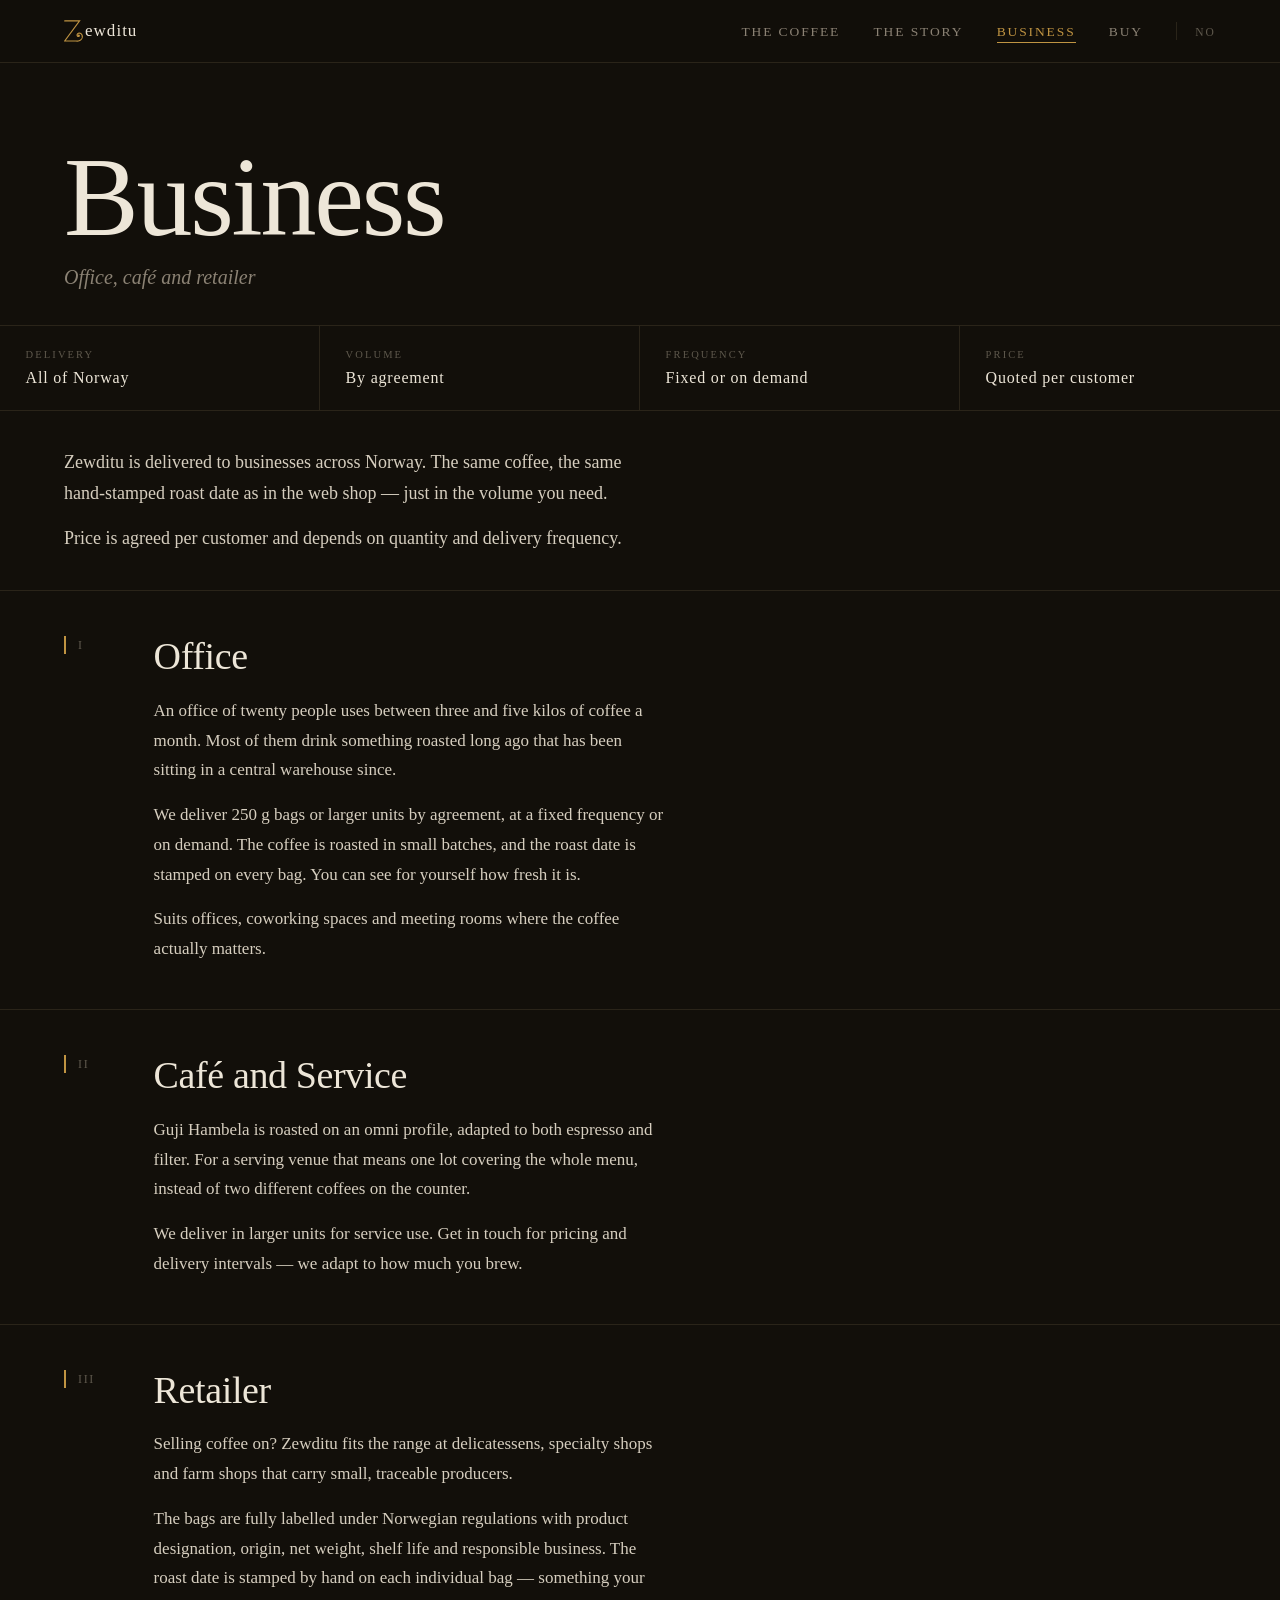
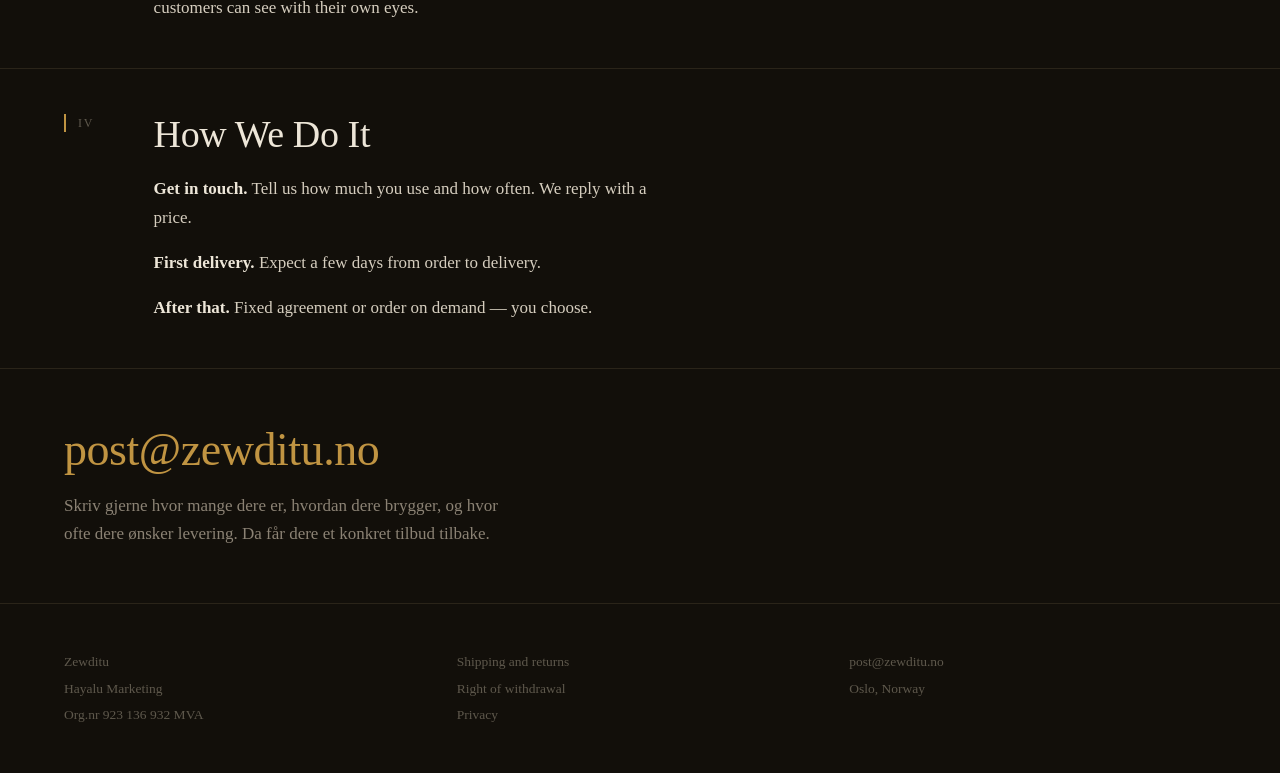
<file: en/business.html>
<!doctype html>
<html lang="en">
<head>
<meta charset="utf-8">
<meta name="viewport" content="width=device-width,initial-scale=1">
<title>Business — Zewditu</title>
<link rel="icon" href="../favicon.svg" type="image/svg+xml">
<meta name="description" content="Single origin from Guji, Ethiopia. Roasted in small batches in Moss, with the roast date stamped by hand.">
<meta property="og:type" content="website">
<meta property="og:title" content="Business — Zewditu">
<meta property="og:description" content="Single origin from Guji, Ethiopia. Roasted in small batches in Moss, with the roast date stamped by hand.">
<meta property="og:image" content="https://zewditu.no/og.jpg">
<meta property="og:site_name" content="Zewditu">
<meta name="twitter:card" content="summary_large_image">
<link rel="stylesheet" href="../style.css">
</head>
<body>

<a class="skiplink" href="#main">Skip to content</a>
<nav class="nav">
  <a class="brand" href="index.html"><span class="brand-mark" aria-hidden="true"></span>ewditu</a>
  <ul>
    <li><a class="lnk" href="coffee.html">The Coffee</a></li>
    <li><a class="lnk" href="story.html">The Story</a></li>
    <li><a class="lnk" href="business.html" aria-current="page">Business</a></li>
    <li><a class="lnk" href="buy.html">Buy</a></li>
    <li class="lang"><a class="lnk" href="../bedrift.html">NO</a></li>
  </ul>
</nav>

<main class="page" id="main" tabindex="-1">
  <header class="hd">
    <h1>Business</h1>
    <p class="sub">Office, café and retailer</p>
  </header>

  <div class="strip">
    <div><b>Delivery</b><span>All of Norway</span></div>
    <div><b>Volume</b><span>By agreement</span></div>
    <div><b>Frequency</b><span>Fixed or on demand</span></div>
    <div><b>Price</b><span>Quoted per customer</span></div>
  </div>

  <div class="intro">
    <p>Zewditu is delivered to businesses across Norway. The same coffee, the same hand-stamped roast
      date as in the web shop — just in the volume you need.</p>
    <p>Price is agreed per customer and depends on quantity and delivery frequency.</p>
  </div>

  <section class="sec">
    <div class="num">I</div>
    <div>
      <h2>Office</h2>
      <p>An office of twenty people uses between three and five kilos of coffee a month. Most of them
        drink something roasted long ago that has been sitting in a central warehouse since.</p>
      <p>We deliver 250 g bags or larger units by agreement, at a fixed frequency or on demand. The
        coffee is roasted in small batches, and the roast date is stamped on every bag. You can see
        for yourself how fresh it is.</p>
      <p>Suits offices, coworking spaces and meeting rooms where the coffee actually matters.</p>
    </div>
  </section>

  <section class="sec">
    <div class="num">II</div>
    <div>
      <h2>Café and Service</h2>
      <p>Guji Hambela is roasted on an omni profile, adapted to both espresso and filter. For a serving
        venue that means one lot covering the whole menu, instead of two different coffees on the
        counter.</p>
      <p>We deliver in larger units for service use. Get in touch for pricing and delivery intervals —
        we adapt to how much you brew.</p>
    </div>
  </section>

  <section class="sec">
    <div class="num">III</div>
    <div>
      <h2>Retailer</h2>
      <p>Selling coffee on? Zewditu fits the range at delicatessens, specialty shops and farm shops
        that carry small, traceable producers.</p>
      <p>The bags are fully labelled under Norwegian regulations with product designation, origin, net
        weight, shelf life and responsible business. The roast date is stamped by hand on each
        individual bag — something your customers can see with their own eyes.</p>
    </div>
  </section>

  <section class="sec">
    <div class="num">IV</div>
    <div>
      <h2>How We Do It</h2>
      <p><b>Get in touch.</b> Tell us how much you use and how often. We reply with a price.</p>
      <p><b>First delivery.</b> Expect a few days from order to delivery.</p>
      <p><b>After that.</b> Fixed agreement or order on demand — you choose.</p>
    </div>
  </section>

  <div class="contact">
    <a class="mail" href="mailto:post@zewditu.no">post@zewditu.no</a>
    <p>Skriv gjerne hvor mange dere er, hvordan dere brygger, og hvor ofte dere ønsker levering.
      Da får dere et konkret tilbud tilbake.</p>
  </div>
</main>

<footer>
  <div>Zewditu<br>Hayalu Marketing<br>Org.nr 923 136 932 MVA</div>
  <div><a href="../frakt-og-retur.html">Shipping and returns</a><br><a href="../angrerett.html">Right of withdrawal</a><br><a href="../personvern.html">Privacy</a></div>
  <div><a href="mailto:post@zewditu.no">post@zewditu.no</a><br>Oslo, Norway</div>
</footer>

<script src="../site.js"></script>
</body>
</html>
</file>
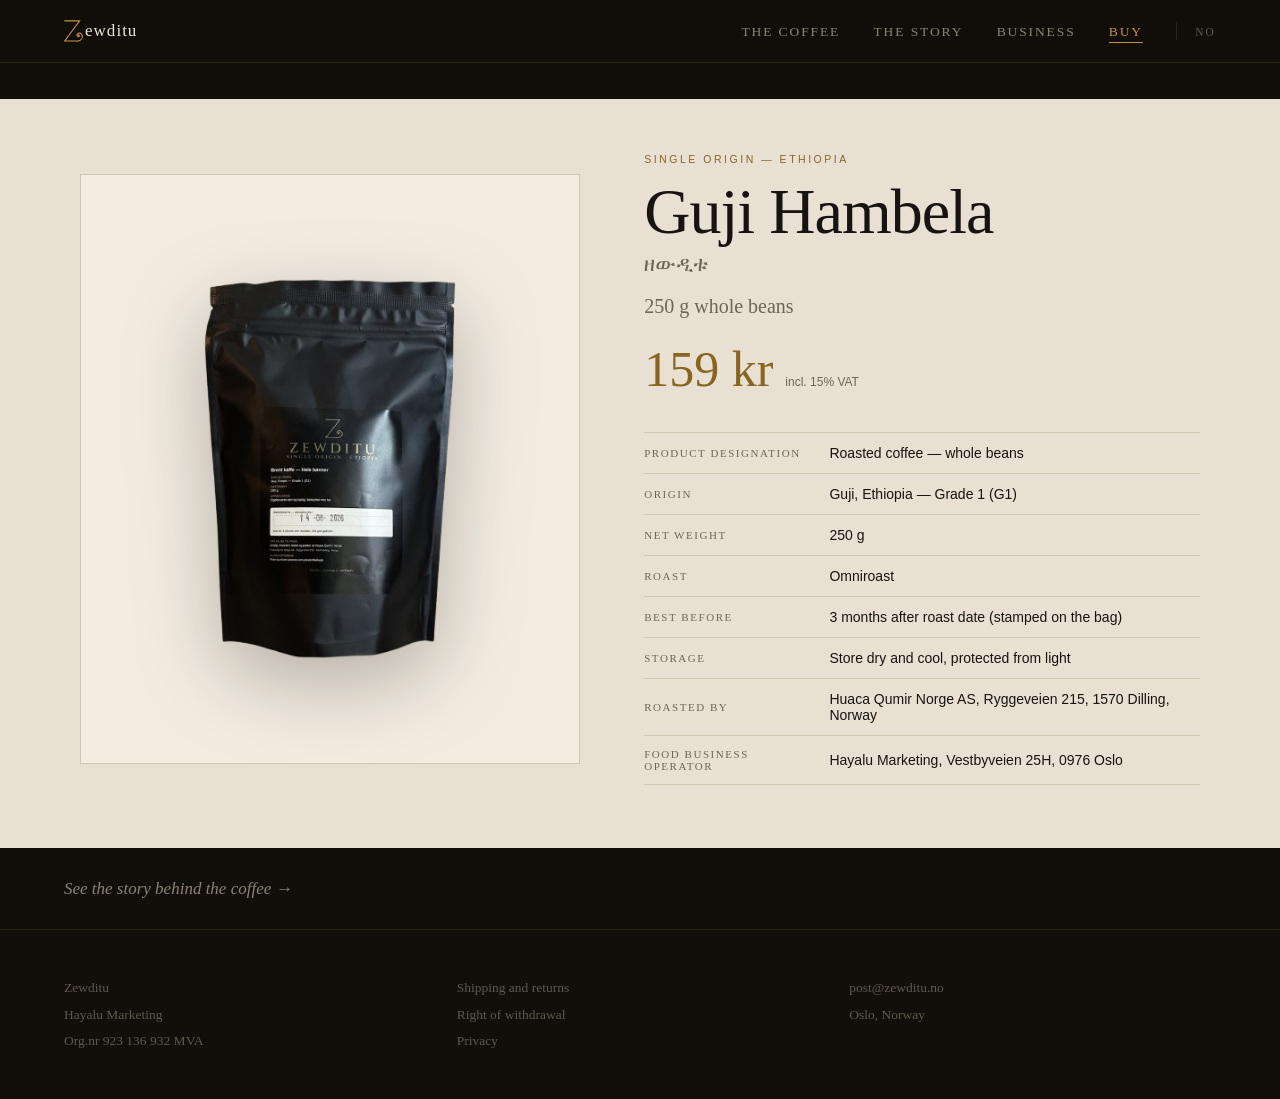
<file: en/buy.html>
<!doctype html>
<html lang="en">
<head>
<meta charset="utf-8">
<meta name="viewport" content="width=device-width,initial-scale=1">
<title>Buy — Zewditu</title>
<link rel="icon" href="../favicon.svg" type="image/svg+xml">
<meta name="description" content="Single origin from Guji, Ethiopia. Roasted in small batches in Moss, with the roast date stamped by hand.">
<meta property="og:type" content="website">
<meta property="og:title" content="Buy — Zewditu">
<meta property="og:description" content="Single origin from Guji, Ethiopia. Roasted in small batches in Moss, with the roast date stamped by hand.">
<meta property="og:image" content="https://zewditu.no/og.jpg">
<meta property="og:site_name" content="Zewditu">
<meta name="twitter:card" content="summary_large_image">
<link rel="stylesheet" href="../style.css">
</head>
<body>

<a class="skiplink" href="#main">Skip to content</a>
<nav class="nav">
  <a class="brand" href="index.html"><span class="brand-mark" aria-hidden="true"></span>ewditu</a>
  <ul>
    <li><a class="lnk" href="coffee.html">The Coffee</a></li>
    <li><a class="lnk" href="story.html">The Story</a></li>
    <li><a class="lnk" href="business.html">Business</a></li>
    <li><a class="lnk" href="buy.html" aria-current="page">Buy</a></li>
    <li class="lang"><a class="lnk" href="../kjop.html">NO</a></li>
  </ul>
</nav>

<main class="page" id="main" tabindex="-1" style="padding-bottom:0">
  <section class="produkt">
    <div class="pwrap">
      <div class="pshot">
        <img src="../zewditu-produkt.png" alt="Zewditu Guji Hambela, 250 g whole beans">
      </div>
      <div class="pmeta">
        <p class="eyebrow">Single Origin — Ethiopia</p>
        <h2>Guji Hambela</h2>
        <p class="eth">ዘውዲቱ</p>
        <p class="fmt">250 g whole beans</p>
        <div class="price"><b>159 kr</b><span>incl. 15% VAT</span></div>
        <div class="shopify-slot" data-shopify-buy-button>
<!-- Shopify Buy Button — Zewditu -->
<div id='product-component-1788603002802'></div>
<script type="text/javascript">
/*<![CDATA[*/
(function () {
  var scriptURL = 'https://sdks.shopifycdn.com/buy-button/latest/buy-button-storefront.min.js';
  if (window.ShopifyBuy) {
    if (window.ShopifyBuy.UI) { ShopifyBuyInit(); } else { loadScript(); }
  } else { loadScript(); }
  function loadScript() {
    var script = document.createElement('script');
    script.async = true;
    script.src = scriptURL;
    (document.getElementsByTagName('head')[0] || document.getElementsByTagName('body')[0]).appendChild(script);
    script.onload = ShopifyBuyInit;
  }
  function ShopifyBuyInit() {
    var client = ShopifyBuy.buildClient({
      domain: 'kcacwg-1z.myshopify.com',
      storefrontAccessToken: 'c60fc3ad9b58668aae0339e832578c1d',
    });
    ShopifyBuy.UI.onReady(client).then(function (ui) {
      ui.createComponent('product', {
        id: '8194951348326',
        node: document.getElementById('product-component-1788603002802'),
        moneyFormat: '%7B%7Bamount_with_space_separator%7D%7D%20kr',
        options: {
          "product": {
            "styles": {
              "product": {
                "@media (min-width: 601px)": {
                  "max-width": "100%",
                  "margin-left": "0",
                  "margin-bottom": "0"
                }
              },
              "button": {
                "font-family": "Inter, -apple-system, sans-serif",
                "font-size": "10.5px",
                "font-weight": "500",
                "letter-spacing": "0.28em",
                "text-transform": "uppercase",
                "padding": "19px 54px",
                "background-color": "#14120E",
                "border-radius": "0",
                "transition": "background-color .5s cubic-bezier(.2,.7,.3,1)",
                ":hover": { "background-color": "#9C4A2A" },
                ":focus": { "background-color": "#9C4A2A" }
              }
            },
            "contents": { "img": false, "title": false, "price": false },
            "text": { "button": "Legg i kurv" }
          },
          "cart": {
            "styles": {
              "button": {
                "font-family": "Inter, -apple-system, sans-serif",
                "font-size": "10.5px",
                "font-weight": "500",
                "letter-spacing": "0.28em",
                "text-transform": "uppercase",
                "padding": "17px 30px",
                "background-color": "#14120E",
                "border-radius": "0",
                ":hover": { "background-color": "#9C4A2A" },
                ":focus": { "background-color": "#9C4A2A" }
              },
              "title": { "color": "#14120E" },
              "header": { "color": "#14120E" },
              "lineItems": { "color": "#14120E" },
              "subtotalText": { "color": "#14120E" },
              "subtotal": { "color": "#14120E" },
              "notice": { "color": "#6B6353" },
              "currency": { "color": "#14120E" },
              "close": { "color": "#14120E", ":hover": { "color": "#9C4A2A" } },
              "empty": { "color": "#6B6353" },
              "noteDescription": { "color": "#6B6353" },
              "discountText": { "color": "#14120E" },
              "discountIcon": { "fill": "#14120E" },
              "discountAmount": { "color": "#14120E" },
              "cart": { "background-color": "#E8E2D4" },
              "footer": { "background-color": "#E8E2D4" }
            },
            "text": {
              "title": "Handlekurv",
              "total": "Delsum",
              "empty": "Handlekurven er tom.",
              "notice": "Frakt og eventuelle rabatter beregnes i kassen.",
              "button": "Til kassen"
            }
          },
          "toggle": {
            "styles": {
              "toggle": {
                "font-family": "Inter, -apple-system, sans-serif",
                "background-color": "#14120E",
                ":hover": { "background-color": "#9C4A2A" },
                ":focus": { "background-color": "#9C4A2A" }
              },
              "count": { "font-size": "12px" }
            }
          },
          "lineItem": {
            "styles": {
              "variantTitle": { "color": "#6B6353" },
              "title": { "color": "#14120E" },
              "price": { "color": "#14120E" },
              "fullPrice": { "color": "#14120E" },
              "discount": { "color": "#14120E" },
              "discountIcon": { "fill": "#14120E" },
              "quantity": { "color": "#14120E" },
              "quantityIncrement": { "color": "#14120E", "border-color": "#6B6353" },
              "quantityDecrement": { "color": "#14120E", "border-color": "#6B6353" },
              "quantityInput": { "color": "#14120E", "border-color": "#6B6353" }
            }
          }
        }
      });
    });
  }
})();
/*]]>*/
</script>
        </div>
        <div class="spec">
          <dl><dt>Product designation</dt><dd>Roasted coffee — whole beans</dd></dl>
          <dl><dt>Origin</dt><dd>Guji, Ethiopia — Grade 1 (G1)</dd></dl>
          <dl><dt>Net weight</dt><dd>250 g</dd></dl>
          <dl><dt>Roast</dt><dd>Omniroast</dd></dl>
          <dl><dt>Best before</dt><dd>3 months after roast date (stamped on the bag)</dd></dl>
          <dl><dt>Storage</dt><dd>Store dry and cool, protected from light</dd></dl>
          <dl><dt>Roasted by</dt><dd>Huaca Qumir Norge AS, Ryggeveien 215, 1570 Dilling, Norway</dd></dl>
          <dl><dt>Food business operator</dt><dd>Hayalu Marketing, Vestbyveien 25H, 0976 Oslo</dd></dl>
        </div>
      </div>
    </div>
  </section>

  <div class="pline"><a href="index.html">See the story behind the coffee →</a></div>
</main>

<footer>
  <div>Zewditu<br>Hayalu Marketing<br>Org.nr 923 136 932 MVA</div>
  <div><a href="../frakt-og-retur.html">Shipping and returns</a><br><a href="../angrerett.html">Right of withdrawal</a><br><a href="../personvern.html">Privacy</a></div>
  <div><a href="mailto:post@zewditu.no">post@zewditu.no</a><br>Oslo, Norway</div>
</footer>

<script src="../site.js"></script>
</body>
</html>
</file>
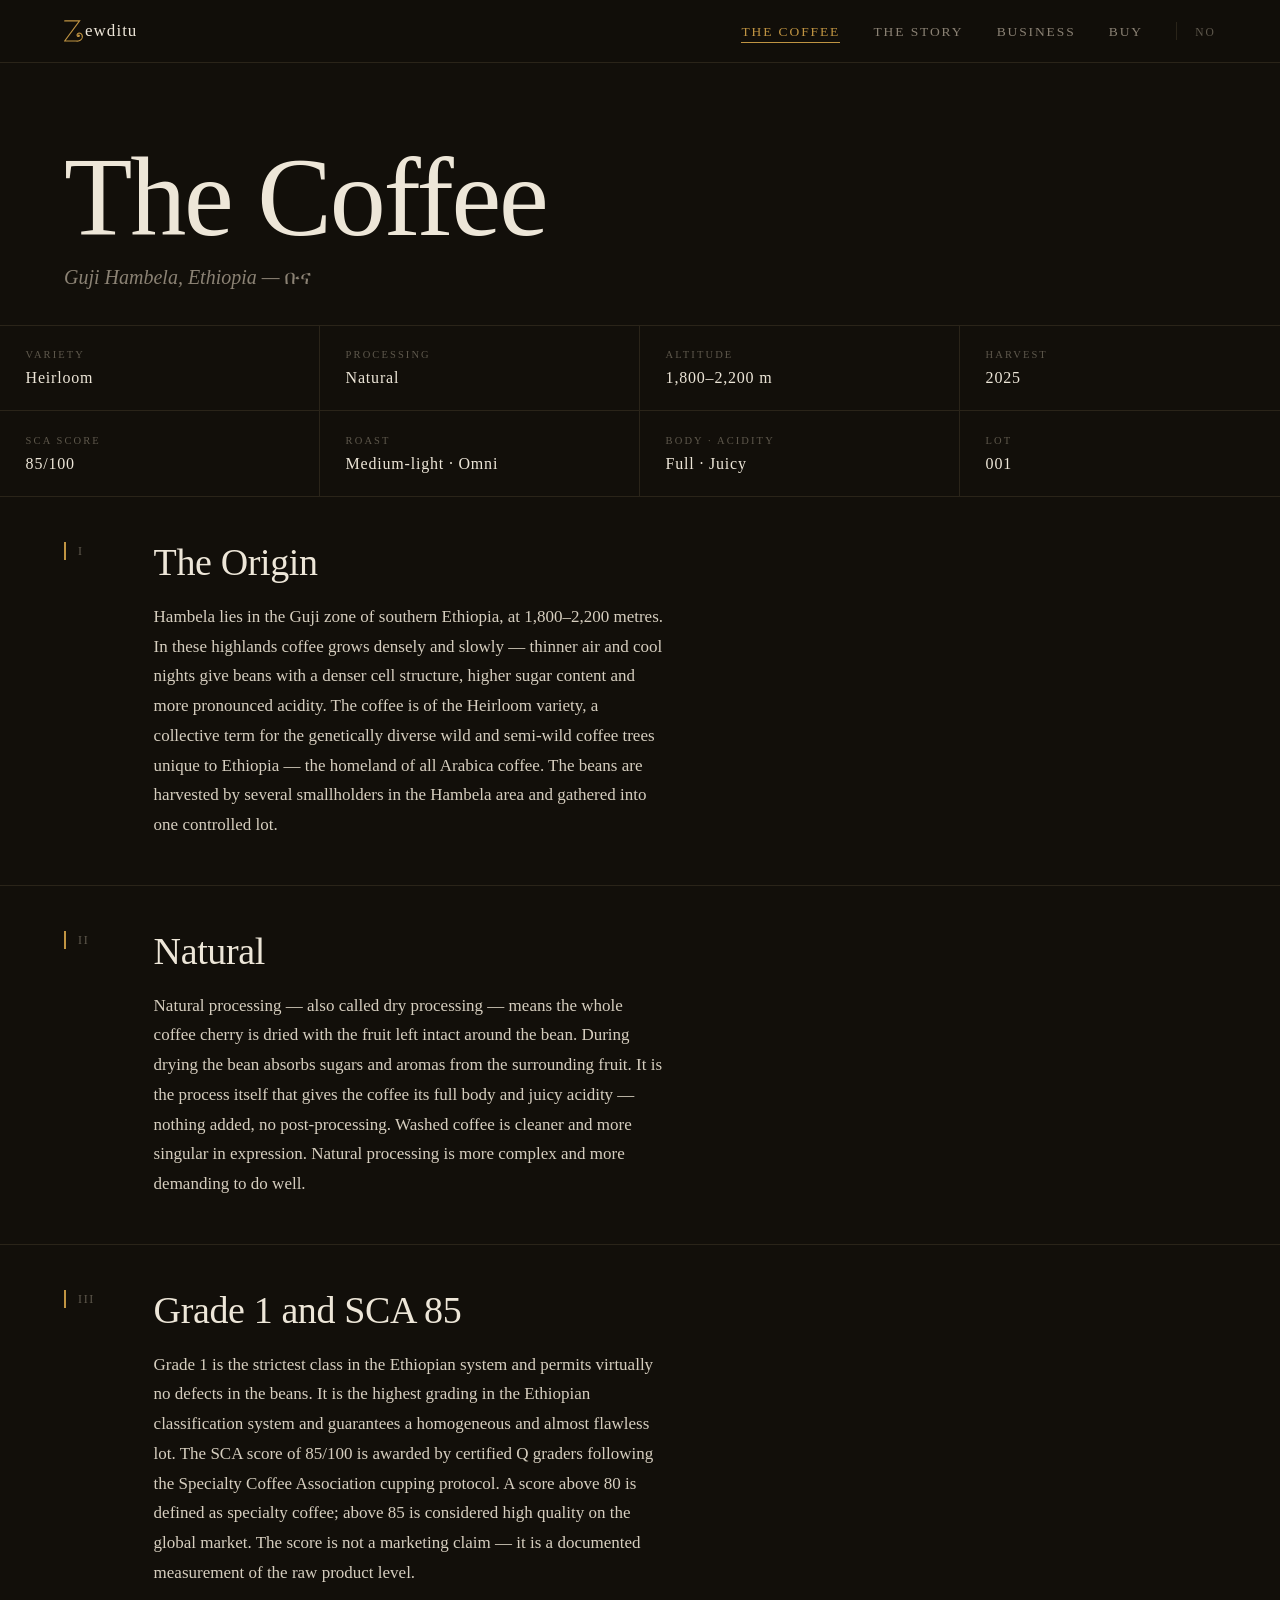
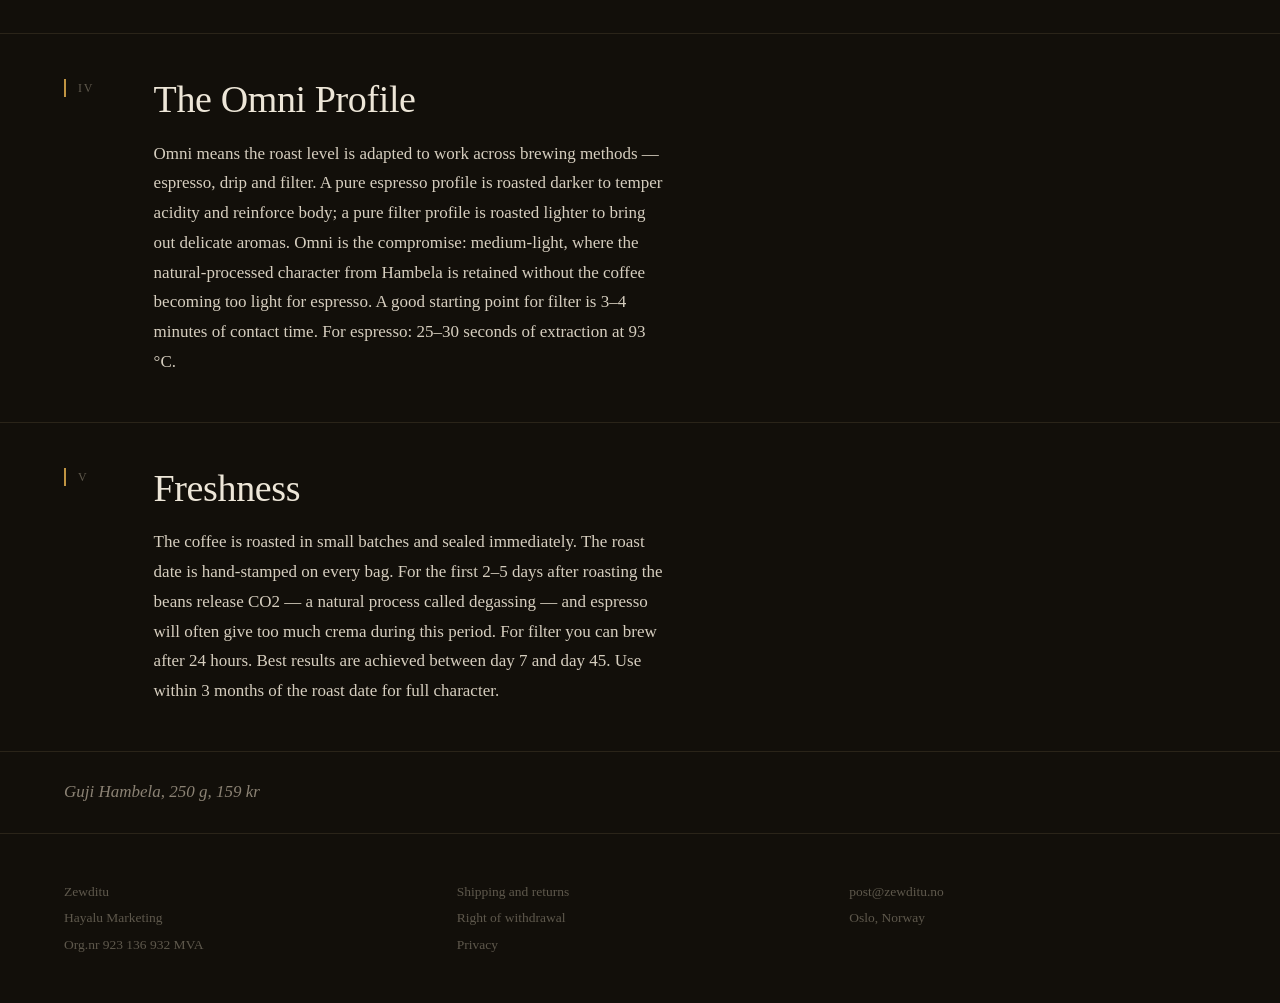
<file: en/coffee.html>
<!doctype html>
<html lang="en">
<head>
<meta charset="utf-8">
<meta name="viewport" content="width=device-width,initial-scale=1">
<title>The Coffee — Zewditu</title>
<link rel="icon" href="../favicon.svg" type="image/svg+xml">
<meta name="description" content="Single origin from Guji, Ethiopia. Roasted in small batches in Moss, with the roast date stamped by hand.">
<meta property="og:type" content="website">
<meta property="og:title" content="The Coffee — Zewditu">
<meta property="og:description" content="Single origin from Guji, Ethiopia. Roasted in small batches in Moss, with the roast date stamped by hand.">
<meta property="og:image" content="https://zewditu.no/og.jpg">
<meta property="og:site_name" content="Zewditu">
<meta name="twitter:card" content="summary_large_image">
<link rel="stylesheet" href="../style.css">
</head>
<body>

<a class="skiplink" href="#main">Skip to content</a>
<nav class="nav">
  <a class="brand" href="index.html"><span class="brand-mark" aria-hidden="true"></span>ewditu</a>
  <ul>
    <li><a class="lnk" href="coffee.html" aria-current="page">The Coffee</a></li>
    <li><a class="lnk" href="story.html">The Story</a></li>
    <li><a class="lnk" href="business.html">Business</a></li>
    <li><a class="lnk" href="buy.html">Buy</a></li>
    <li class="lang"><a class="lnk" href="../kaffen.html">NO</a></li>
  </ul>
</nav>

<main class="page" id="main" tabindex="-1">
  <header class="hd">
    <h1>The Coffee</h1>
    <p class="sub">Guji Hambela, Ethiopia — <em>ቡና</em></p>
  </header>

  <div class="strip">
    <div><b>Variety</b><span>Heirloom</span></div>
    <div><b>Processing</b><span>Natural</span></div>
    <div><b>Altitude</b><span>1,800–2,200 m</span></div>
    <div><b>Harvest</b><span>2025</span></div>
    <div><b>SCA score</b><span>85/100</span></div>
    <div><b>Roast</b><span>Medium-light · Omni</span></div>
    <div><b>Body · Acidity</b><span>Full · Juicy</span></div>
    <div><b>Lot</b><span>001</span></div>
  </div>

  <section class="sec">
    <div class="num">I</div>
    <div>
      <h2>The Origin</h2>
      <p>Hambela lies in the Guji zone of southern Ethiopia, at 1,800–2,200 metres. In these highlands
        coffee grows densely and slowly — thinner air and cool nights give beans with a denser cell
        structure, higher sugar content and more pronounced acidity. The coffee is of the Heirloom
        variety, a collective term for the genetically diverse wild and semi-wild coffee trees
        unique to Ethiopia — the homeland of all Arabica coffee. The beans are harvested by several
        smallholders in the Hambela area and gathered into one controlled lot.</p>
    </div>
  </section>

  <section class="sec">
    <div class="num">II</div>
    <div>
      <h2>Natural</h2>
      <p>Natural processing — also called dry processing — means the whole coffee cherry is dried with
        the fruit left intact around the bean. During drying the bean absorbs sugars and aromas from
        the surrounding fruit. It is the process itself that gives the coffee its full body and
        juicy acidity — nothing added, no post-processing. Washed coffee is cleaner and more
        singular in expression. Natural processing is more complex and more demanding to do well.</p>
    </div>
  </section>

  <section class="sec">
    <div class="num">III</div>
    <div>
      <h2>Grade 1 and SCA 85</h2>
      <p>Grade 1 is the strictest class in the Ethiopian system and permits virtually no defects in the
        beans. It is the highest grading in the Ethiopian classification system and guarantees a
        homogeneous and almost flawless lot. The SCA score of 85/100 is awarded by certified Q
        graders following the Specialty Coffee Association cupping protocol. A score above 80 is
        defined as specialty coffee; above 85 is considered high quality on the global market. The
        score is not a marketing claim — it is a documented measurement of the raw product level.</p>
    </div>
  </section>

  <section class="sec">
    <div class="num">IV</div>
    <div>
      <h2>The Omni Profile</h2>
      <p>Omni means the roast level is adapted to work across brewing methods — espresso, drip and
        filter. A pure espresso profile is roasted darker to temper acidity and reinforce body; a
        pure filter profile is roasted lighter to bring out delicate aromas. Omni is the compromise:
        medium-light, where the natural-processed character from Hambela is retained without the
        coffee becoming too light for espresso. A good starting point for filter is 3–4 minutes of
        contact time. For espresso: 25–30 seconds of extraction at 93 °C.</p>
    </div>
  </section>

  <section class="sec">
    <div class="num">V</div>
    <div>
      <h2>Freshness</h2>
      <p>The coffee is roasted in small batches and sealed immediately. The roast date is hand-stamped
        on every bag. For the first 2–5 days after roasting the beans release CO2 — a natural
        process called degassing — and espresso will often give too much crema during this period.
        For filter you can brew after 24 hours. Best results are achieved between day 7 and day 45.
        Use within 3 months of the roast date for full character.</p>
    </div>
  </section>

  <div class="pline"><a href="buy.html">Guji Hambela, 250 g, 159 kr</a></div>
</main>

<footer>
  <div>Zewditu<br>Hayalu Marketing<br>Org.nr 923 136 932 MVA</div>
  <div><a href="../frakt-og-retur.html">Shipping and returns</a><br><a href="../angrerett.html">Right of withdrawal</a><br><a href="../personvern.html">Privacy</a></div>
  <div><a href="mailto:post@zewditu.no">post@zewditu.no</a><br>Oslo, Norway</div>
</footer>

<script src="../site.js"></script>
</body>
</html>
</file>
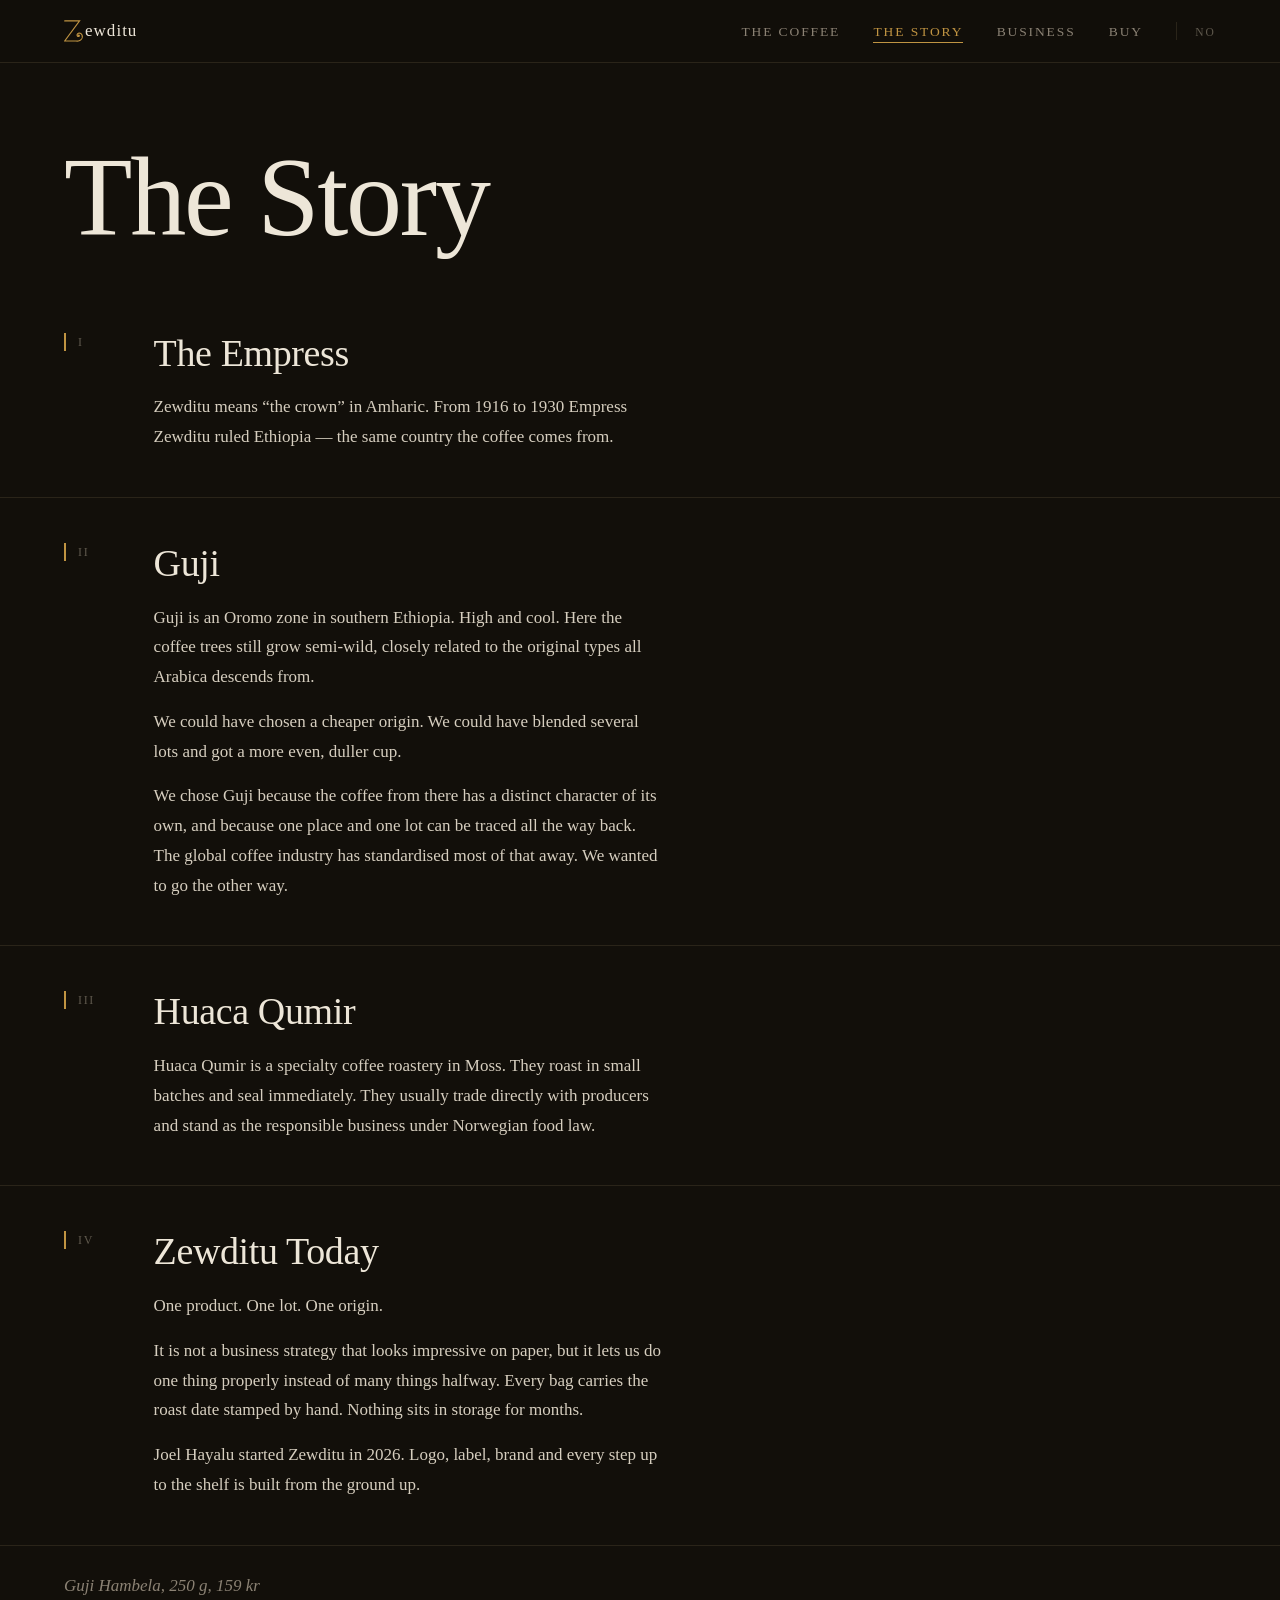
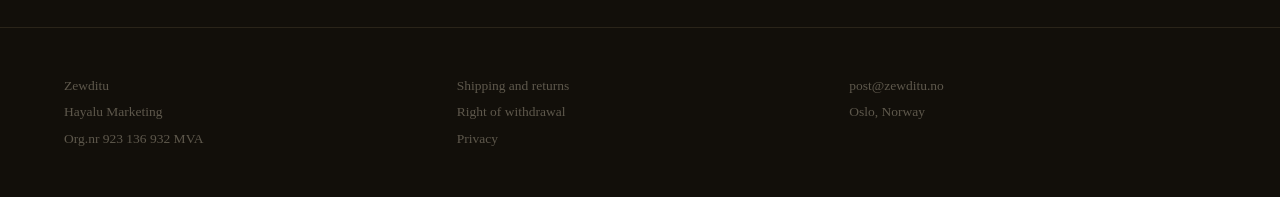
<file: en/story.html>
<!doctype html>
<html lang="en">
<head>
<meta charset="utf-8">
<meta name="viewport" content="width=device-width,initial-scale=1">
<title>The Story — Zewditu</title>
<link rel="icon" href="../favicon.svg" type="image/svg+xml">
<meta name="description" content="Single origin from Guji, Ethiopia. Roasted in small batches in Moss, with the roast date stamped by hand.">
<meta property="og:type" content="website">
<meta property="og:title" content="The Story — Zewditu">
<meta property="og:description" content="Single origin from Guji, Ethiopia. Roasted in small batches in Moss, with the roast date stamped by hand.">
<meta property="og:image" content="https://zewditu.no/og.jpg">
<meta property="og:site_name" content="Zewditu">
<meta name="twitter:card" content="summary_large_image">
<link rel="stylesheet" href="../style.css">
</head>
<body>

<a class="skiplink" href="#main">Skip to content</a>
<nav class="nav">
  <a class="brand" href="index.html"><span class="brand-mark" aria-hidden="true"></span>ewditu</a>
  <ul>
    <li><a class="lnk" href="coffee.html">The Coffee</a></li>
    <li><a class="lnk" href="story.html" aria-current="page">The Story</a></li>
    <li><a class="lnk" href="business.html">Business</a></li>
    <li><a class="lnk" href="buy.html">Buy</a></li>
    <li class="lang"><a class="lnk" href="../historien.html">NO</a></li>
  </ul>
</nav>

<main class="page" id="main" tabindex="-1">
  <header class="hd">
    <h1>The Story</h1>
  </header>

  <section class="sec">
    <div class="num">I</div>
    <div>
      <h2>The Empress</h2>
      <p>Zewditu means “the crown” in Amharic. From 1916 to 1930 Empress Zewditu ruled Ethiopia —
        the same country the coffee comes from.</p>
    </div>
  </section>

  <section class="sec">
    <div class="num">II</div>
    <div>
      <h2>Guji</h2>
      <p>Guji is an Oromo zone in southern Ethiopia. High and cool. Here the coffee trees still grow
        semi-wild, closely related to the original types all Arabica descends from.</p>
      <p>We could have chosen a cheaper origin. We could have blended several lots and got a more even,
        duller cup.</p>
      <p>We chose Guji because the coffee from there has a distinct character of its own, and because
        one place and one lot can be traced all the way back. The global coffee industry has
        standardised most of that away. We wanted to go the other way.</p>
    </div>
  </section>

  <section class="sec">
    <div class="num">III</div>
    <div>
      <h2>Huaca Qumir</h2>
      <p>Huaca Qumir is a specialty coffee roastery in Moss. They roast in small batches and seal
        immediately. They usually trade directly with producers and stand as the responsible
        business under Norwegian food law.</p>
    </div>
  </section>

  <section class="sec">
    <div class="num">IV</div>
    <div>
      <h2>Zewditu Today</h2>
      <p>One product. One lot. One origin.</p>
      <p>It is not a business strategy that looks impressive on paper, but it lets us do one thing
        properly instead of many things halfway. Every bag carries the roast date stamped by hand.
        Nothing sits in storage for months.</p>
      <p>Joel Hayalu started Zewditu in 2026. Logo, label, brand and every step up to the shelf is
        built from the ground up.</p>
    </div>
  </section>

  <div class="pline"><a href="buy.html">Guji Hambela, 250 g, 159 kr</a></div>
</main>

<footer>
  <div>Zewditu<br>Hayalu Marketing<br>Org.nr 923 136 932 MVA</div>
  <div><a href="../frakt-og-retur.html">Shipping and returns</a><br><a href="../angrerett.html">Right of withdrawal</a><br><a href="../personvern.html">Privacy</a></div>
  <div><a href="mailto:post@zewditu.no">post@zewditu.no</a><br>Oslo, Norway</div>
</footer>

<script src="../site.js"></script>
</body>
</html>
</file>
<file: style.css>
:root{
  --ground:#120F0A; --raised:#1A160F; --line:#2A2419;
  --ink:#EDE6D8; --muted:#8B8274; --dim:#5E584C;
  --highland:#7E8B6D; --crown:#C09442;
  --serif:"Iowan Old Style","Palatino Linotype",Palatino,"Book Antiqua",Georgia,serif;
  --sans:"Inter Tight","Helvetica Neue",Helvetica,Arial,sans-serif;
  --eth:"Nyala","Abyssinica SIL","Noto Sans Ethiopic",serif;
}
*{box-sizing:border-box}
body{margin:0;background:var(--ground);color:var(--ink);font-family:var(--sans);
  -webkit-font-smoothing:antialiased;overflow-x:hidden}
img{max-width:100%;display:block}
a{color:inherit}
::selection{background:var(--crown);color:#120F0A}

/* ---------- site nav ---------- */
.nav{position:fixed;top:0;left:0;right:0;z-index:70;display:flex;align-items:center;
  justify-content:space-between;gap:10px 20px;flex-wrap:wrap;
  padding:clamp(14px,2.2vh,20px) clamp(20px,5vw,72px);
  background:rgba(18,15,10,.86);backdrop-filter:blur(10px);
  border-bottom:1px solid var(--line)}
.nav .brand{font-family:var(--serif);font-size:17px;letter-spacing:.06em;text-decoration:none;
  color:var(--ink);white-space:nowrap}
.nav .brand i{font-style:normal;color:var(--crown)}
.nav ul{display:flex;flex-wrap:wrap;gap:8px clamp(12px,2.6vw,34px);list-style:none;margin:0;padding:0}
.nav a.lnk{font-family:var(--serif);font-size:13.5px;letter-spacing:.14em;text-transform:uppercase;
  color:var(--muted);text-decoration:none;padding-bottom:3px;border-bottom:1px solid transparent;
  transition:color .3s,border-color .3s;white-space:nowrap}
.nav a.lnk:hover,.nav a.lnk:focus-visible{color:var(--ink)}
.nav a.lnk[aria-current="page"]{color:var(--crown);border-bottom-color:var(--crown)}
.nav .lang{padding-left:clamp(10px,1.6vw,18px);border-left:1px solid var(--line)}
.nav .lang a.lnk{color:var(--dim);font-size:11.5px;letter-spacing:.18em}
.nav .lang a.lnk:hover{color:var(--crown)}
@media(max-width:620px){.nav a.lnk{font-size:11.5px;letter-spacing:.1em}.nav .brand{font-size:15px}}

/* ---------- editorial page ---------- */
.page{padding-top:calc(var(--navh,96px) + clamp(16px,4vh,40px))}
.hd{padding:clamp(26px,5vh,54px) clamp(20px,5vw,72px) clamp(26px,4vh,44px)}
.hd h1{font-family:var(--serif);font-weight:400;font-size:clamp(46px,9vw,112px);line-height:.96;
  letter-spacing:-.02em;margin:0;text-wrap:balance}
.hd .sub{font-family:var(--serif);font-style:italic;font-size:clamp(15px,2vw,20px);
  color:var(--muted);margin:14px 0 0}
.hd .sub em{font-family:var(--eth);font-style:normal}

/* data strip */
.strip{border-top:1px solid var(--line);border-bottom:1px solid var(--line);
  display:grid;grid-template-columns:repeat(4,1fr)}
.strip div{padding:clamp(16px,2.6vh,24px) clamp(14px,2vw,26px);border-right:1px solid var(--line)}
.strip div:nth-child(4n){border-right:0}
.strip div:nth-child(n+5){border-top:1px solid var(--line)}
.strip b{display:block;font-family:var(--serif);font-size:10.5px;letter-spacing:.2em;
  text-transform:uppercase;color:var(--dim);font-weight:400;margin-bottom:9px}
.strip span{font-family:var(--serif);font-size:clamp(13.5px,1.5vw,16px);letter-spacing:.05em;
  color:var(--ink)}
@media(max-width:780px){.strip{grid-template-columns:repeat(2,1fr)}
  .strip div:nth-child(2n){border-right:0}.strip div:nth-child(n+3){border-top:1px solid var(--line)}}

/* intro paragraphs directly under a strip */
.intro{padding:clamp(26px,4vh,40px) clamp(20px,5vw,72px);border-bottom:1px solid var(--line)}
.intro p{font-family:var(--serif);font-size:clamp(15px,1.8vw,18px);line-height:1.72;
  color:#D6CEBF;margin:0 0 14px;max-width:62ch}
.intro p:last-child{margin-bottom:0}

/* numbered sections */
.sec{display:grid;grid-template-columns:clamp(54px,7vw,92px) 1fr;
  padding:clamp(30px,5vh,52px) clamp(20px,5vw,72px);border-bottom:1px solid var(--line)}
.sec .num{font-family:var(--serif);font-size:12px;letter-spacing:.14em;color:var(--dim);
  border-left:2px solid var(--crown);padding-left:12px;height:fit-content;line-height:1.5}
.sec h2{font-family:var(--serif);font-weight:400;font-size:clamp(25px,3.6vw,38px);line-height:1.1;
  margin:0 0 18px;letter-spacing:-.01em;text-wrap:balance}
.sec p{font-family:var(--serif);font-size:clamp(14.5px,1.65vw,17px);line-height:1.75;
  color:#D6CEBF;margin:0 0 15px;max-width:60ch}
.sec p:last-child{margin-bottom:0}
.sec p b{color:var(--ink);font-weight:600}
@media(max-width:620px){.sec{grid-template-columns:1fr;gap:14px}
  .sec .num{border-left:0;border-top:2px solid var(--crown);padding:8px 0 0}}

/* contact block */
.contact{padding:clamp(34px,6vh,64px) clamp(20px,5vw,72px);border-bottom:1px solid var(--line)}
.contact a.mail{font-family:var(--serif);font-size:clamp(26px,4.4vw,46px);color:var(--crown);
  text-decoration:none;letter-spacing:-.01em;display:inline-block;margin-bottom:16px}
.contact a.mail:hover{text-decoration:underline}
.contact p{font-family:var(--serif);font-size:clamp(14.5px,1.6vw,17px);line-height:1.7;
  color:var(--muted);margin:0;max-width:52ch}

/* product line */
.pline{padding:clamp(22px,3.4vh,34px) clamp(20px,5vw,72px);border-bottom:1px solid var(--line)}
.pline a{font-family:var(--serif);font-style:italic;font-size:clamp(14px,1.7vw,17px);
  color:var(--muted);text-decoration:none}
.pline a:hover{color:var(--crown)}

/* ---------- footer ---------- */
footer{padding:clamp(34px,5vh,58px) clamp(20px,5vw,72px);display:grid;
  grid-template-columns:repeat(3,1fr);gap:26px}
footer div{font-family:var(--serif);font-size:13.5px;line-height:1.95;color:var(--dim)}
footer a{color:var(--dim);text-decoration:none}
footer a:hover{color:var(--muted)}
@media(max-width:700px){footer{grid-template-columns:1fr;gap:20px}}

:focus-visible{outline:2px solid var(--crown);outline-offset:3px}

/* ---------- product · light ground (mirrors the real zewditu.no buy page) ---------- */
.produkt{--pink:#171310; --pmuted:#6E6557; --pline:#CFC6B4;
  position:relative;background:#E8E1D3;color:var(--pink);
  padding:clamp(40px,6vh,80px) clamp(20px,5vw,72px) clamp(44px,7vh,86px)}
.pwrap{max-width:1120px;margin:0 auto;display:grid;grid-template-columns:.9fr 1fr;
  gap:clamp(28px,5vw,72px);align-items:center}
@media(max-width:820px){.pwrap{grid-template-columns:1fr;gap:32px}}
.pshot{position:relative;background:#F2ECE1;border:1px solid var(--pline);
  padding:clamp(20px,4vw,44px);display:flex;justify-content:center}
.pshot img{max-height:min(56vh,500px);width:auto;object-fit:contain;
  filter:drop-shadow(0 26px 40px rgba(23,19,16,.28))}

.pmeta .eyebrow{font-size:10.5px;letter-spacing:.24em;text-transform:uppercase;
  color:#8A6520;margin:0 0 14px}
.pmeta h2{font-family:var(--serif);font-weight:400;font-size:clamp(34px,5.4vw,64px);
  line-height:1.02;margin:0 0 8px;letter-spacing:-.015em;color:var(--pink)}
.pmeta .eth{font-family:var(--eth);font-size:21px;color:var(--pmuted);margin:0 0 18px}
.pmeta .fmt{font-family:var(--serif);font-size:clamp(15px,1.9vw,20px);color:var(--pmuted);
  margin:0 0 22px}
.price{display:flex;align-items:baseline;gap:12px;margin:0}
.price b{font-family:var(--serif);font-size:clamp(32px,4.4vw,50px);font-weight:400;
  color:#8A6520;font-variant-numeric:tabular-nums}
.price span{font-size:12px;color:var(--pmuted)}
.buy{margin-top:24px;width:100%;background:var(--pink);border:1px solid var(--pink);
  color:#F2ECE1;font-family:var(--sans);font-size:11.5px;font-weight:500;letter-spacing:.24em;
  text-transform:uppercase;padding:17px 30px;cursor:pointer;
  transition:background .35s,color .35s}
.buy:hover{background:transparent;color:var(--pink)}

.spec{margin-top:34px;border-top:1px solid var(--pline)}
.spec dl{display:grid;grid-template-columns:minmax(118px,.5fr) 1fr;margin:0;
  border-bottom:1px solid var(--pline)}
.spec dt{padding:12px 16px 12px 0;font-family:var(--serif);font-size:11px;letter-spacing:.14em;
  text-transform:uppercase;color:var(--pmuted);align-self:center}
.spec dd{padding:12px 0;margin:0;font-size:14px;color:var(--pink);align-self:center}

/* ---------- mobile legibility ---------- */
@media(max-width:700px){
  .hd{padding:clamp(20px,3vh,32px) 22px clamp(22px,3vh,32px)}
  .hd h1{font-size:clamp(52px,14vw,76px)}
  .hd .sub{font-size:17px;margin-top:12px}

  .strip div{padding:16px 18px}
  .strip b{font-size:11.5px;letter-spacing:.16em;margin-bottom:7px}
  .strip span{font-size:16px}

  .intro{padding:26px 22px}
  .intro p{font-size:17px;line-height:1.66;max-width:none}

  .sec{padding:30px 22px;gap:12px}
  .sec h2{font-size:27px;margin-bottom:14px}
  .sec p{font-size:17px;line-height:1.66;max-width:none;margin-bottom:13px}

  .contact{padding:34px 22px}
  .contact a.mail{font-size:30px}
  .contact p{font-size:17px;max-width:none}

  .pline{padding:22px}
  .pline a{font-size:16px}

  .produkt{padding:34px 22px 40px}
  .pmeta .eyebrow{font-size:11.5px}
  .pmeta .fmt{font-size:18px}
  .pmeta .eth{font-size:21px}
  /* two columns cannot hold "Varebetegnelse" on a phone — stack label over value */
  .spec dl{grid-template-columns:1fr;padding:11px 0}
  .spec dt{font-size:11.5px;letter-spacing:.12em;padding:0 0 5px;white-space:normal}
  .spec dd{font-size:16px;padding:0}
  .buy{font-size:13px;padding:18px 30px}

  footer{padding:32px 22px}
  footer div{font-size:15px;line-height:1.85}
}

/* ---------- accessibility ---------- */
.skiplink{position:absolute;left:-9999px;top:0;z-index:90;background:var(--crown);color:#120F0A;
  padding:12px 20px;font-size:12px;letter-spacing:.14em;text-transform:uppercase;text-decoration:none}
.skiplink:focus{left:8px;top:8px}
#main:focus{outline:none}

/* ---------- compact nav on narrow phones ---------- */
@media(max-width:620px){
  .nav{flex-wrap:nowrap;gap:8px;padding:12px 16px}
  .nav .brand{font-size:14px}
  .nav ul{flex-wrap:nowrap;gap:9px}
  .nav a.lnk{font-size:10px;letter-spacing:.05em;padding-bottom:2px}
  .nav .lang{padding-left:8px}
}

/* ---------- legal / info pages (content preserved from the live site) ---------- */
.info-page{max-width:760px;margin:0 auto;
  padding:0 clamp(20px,5vw,72px) clamp(40px,7vh,80px)}
.info-title{font-family:var(--serif);font-weight:400;font-size:clamp(42px,8vw,86px);
  line-height:.98;letter-spacing:-.02em;margin:0 0 clamp(26px,4vh,44px);text-wrap:balance}
.info-section{padding:clamp(26px,4vh,40px) 0;border-top:1px solid var(--line)}
.info-h{font-family:var(--serif);font-weight:400;font-size:clamp(24px,3.4vw,34px);
  line-height:1.12;margin:0 0 16px;letter-spacing:-.01em}
.info-sub{font-family:var(--sans);font-weight:500;font-size:11px;letter-spacing:.2em;
  text-transform:uppercase;color:var(--crown);margin:26px 0 12px}
.info-p{font-family:var(--serif);font-size:clamp(15px,1.7vw,17.5px);line-height:1.75;
  color:#D6CEBF;margin:0 0 14px;max-width:62ch}
.info-p:last-child{margin-bottom:0}
.info-p a,.info-address a{color:var(--crown);text-decoration:none;
  border-bottom:1px solid rgba(192,148,66,.35)}
.info-p a:hover,.info-address a:hover{border-bottom-color:var(--crown)}
.info-address{font-family:var(--serif);font-style:normal;font-size:16px;line-height:1.85;
  color:var(--ink);margin:0 0 14px;padding-left:16px;border-left:2px solid var(--highland)}
.info-2col{margin:18px 0;border-top:1px solid var(--line)}
.info-2col-row{display:grid;grid-template-columns:1fr auto;gap:16px;
  padding:12px 0;border-bottom:1px solid var(--line);
  font-family:var(--serif);font-size:16px;color:#D6CEBF}
.info-2col-row:first-child span{font-family:var(--sans);font-size:10.5px;letter-spacing:.2em;
  text-transform:uppercase;color:var(--dim)}
.info-2col-row span:last-child{font-variant-numeric:tabular-nums;color:var(--ink)}
.info-page ul{margin:0 0 14px;padding-left:20px;max-width:62ch}
.info-page li{font-family:var(--serif);font-size:clamp(15px,1.7vw,17.5px);line-height:1.75;
  color:#D6CEBF;margin-bottom:8px}
.info-page table{width:100%;border-collapse:collapse;margin:18px 0}
.info-page th{text-align:left;font-family:var(--sans);font-size:10.5px;letter-spacing:.18em;
  text-transform:uppercase;color:var(--dim);font-weight:500;
  padding:0 14px 10px 0;border-bottom:1px solid var(--line)}
.info-page td{font-family:var(--serif);font-size:16px;color:#D6CEBF;
  padding:12px 14px 12px 0;border-bottom:1px solid var(--line);vertical-align:top}
@media(max-width:700px){
  .info-page{padding:0 22px 40px}
  .info-p,.info-page li{font-size:17px}
  .info-2col-row,.info-page td{font-size:16px}
}

/* ---------- real brand mark (masked so it takes our gold) ---------- */
.brand-mark{display:inline-block;width:19px;height:22px;flex-shrink:0;
  background-color:var(--crown);
  -webkit-mask:url('z-mark.svg') no-repeat center/contain;
          mask:url('z-mark.svg') no-repeat center/contain}
.nav .brand,.sitenav .brand{display:inline-flex;align-items:center;gap:2px}
.gate .zmark{width:clamp(46px,7vw,70px);height:clamp(52px,8vw,79px);
  background-color:var(--crown);font-size:0;
  -webkit-mask:url('z-mark.svg') no-repeat center/contain;
          mask:url('z-mark.svg') no-repeat center/contain}
@media(max-width:620px){.brand-mark{width:17px;height:20px}}

/* ---------- chapter 04 label inset ---------- */
.labelwrap{position:absolute;right:clamp(24px,5vw,72px);top:24%;
  width:min(26vw,250px);display:flex;flex-direction:column;align-items:center;gap:14px}
.labelbox{position:relative;width:100%;aspect-ratio:3/4;overflow:hidden;opacity:0;
  border:1px solid rgba(237,230,216,.12);background:#0C0906}
.labelbox img{width:100%;height:100%;object-fit:cover;object-position:50% 62%;
  filter:brightness(.92) contrast(1.04)}
.labellbl{font-size:9.5px;letter-spacing:.24em;text-transform:uppercase;color:var(--dim);
  opacity:0;margin:0;text-align:center;text-shadow:0 1px 12px rgba(8,6,3,.8)}
@media(max-width:820px){.labelwrap{top:16%;width:min(42vw,190px)}}
@media(max-width:560px){.labelwrap{display:none}}
</file>
